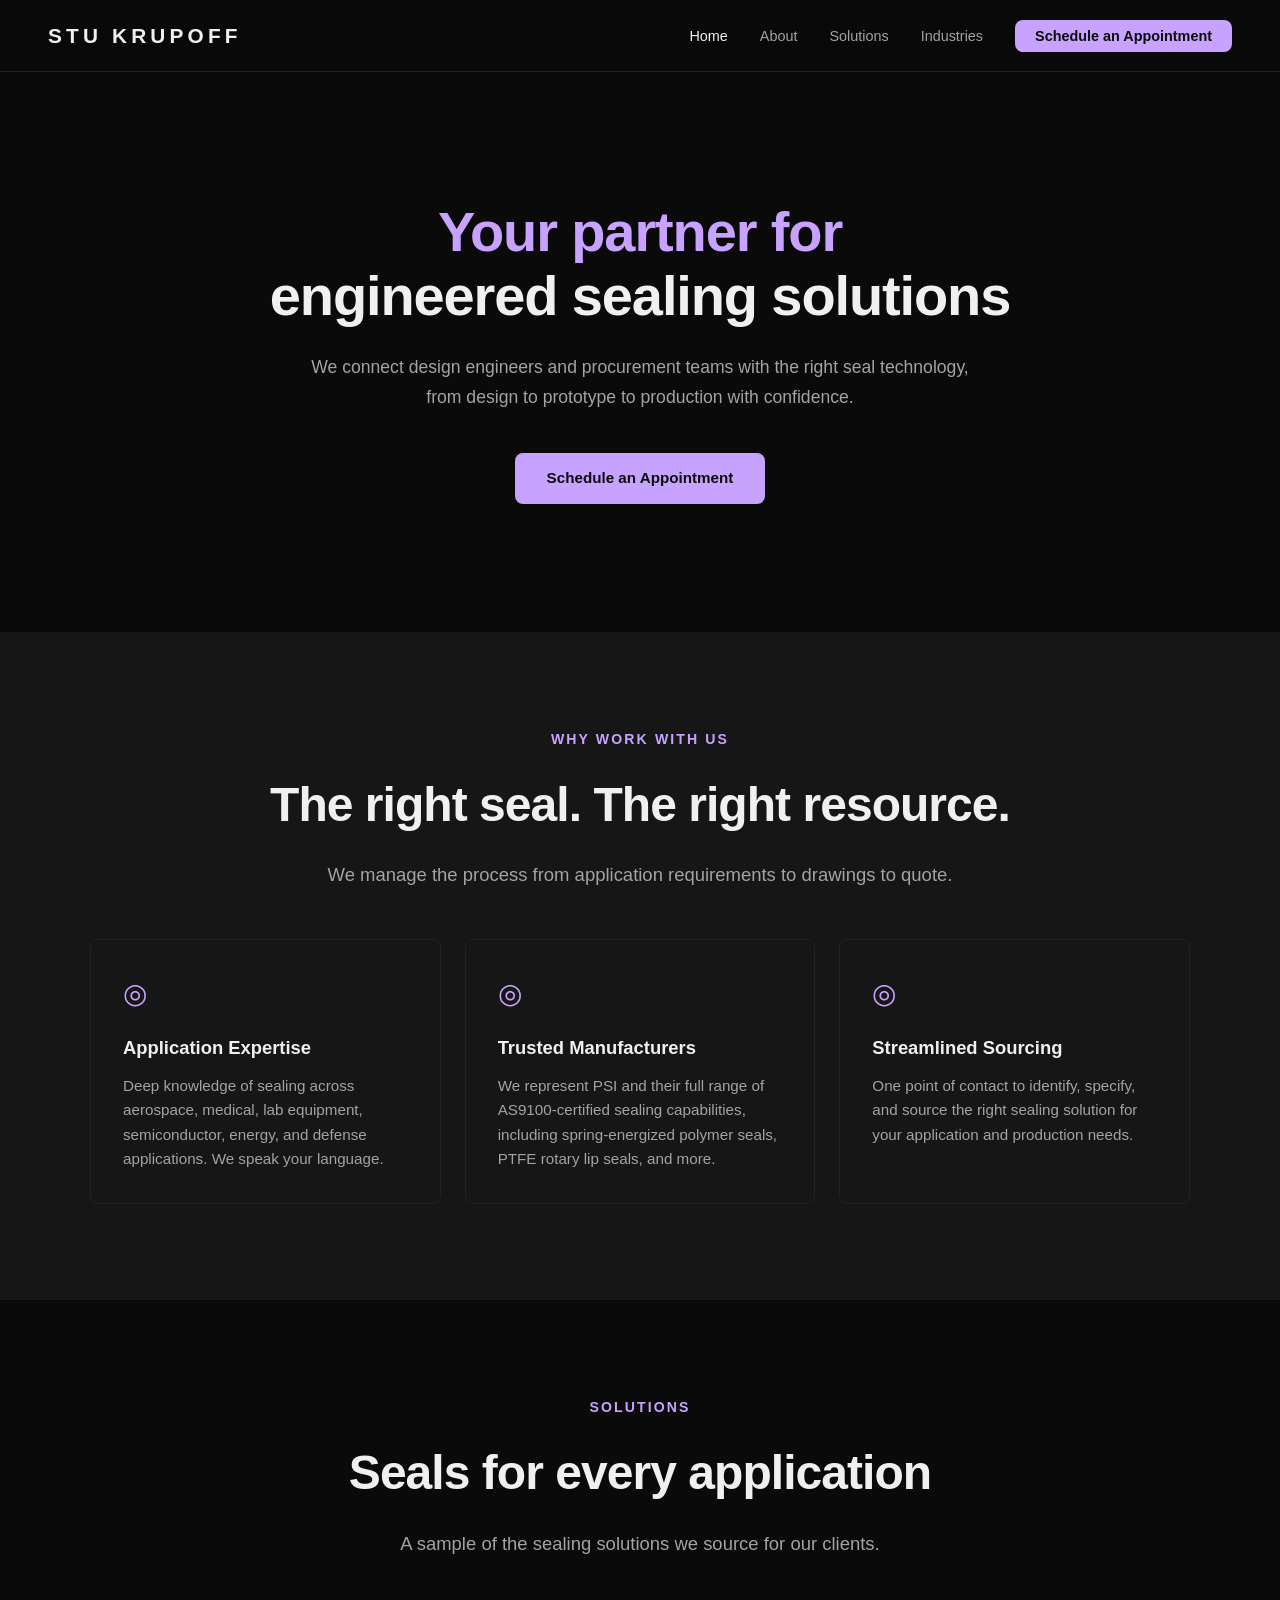
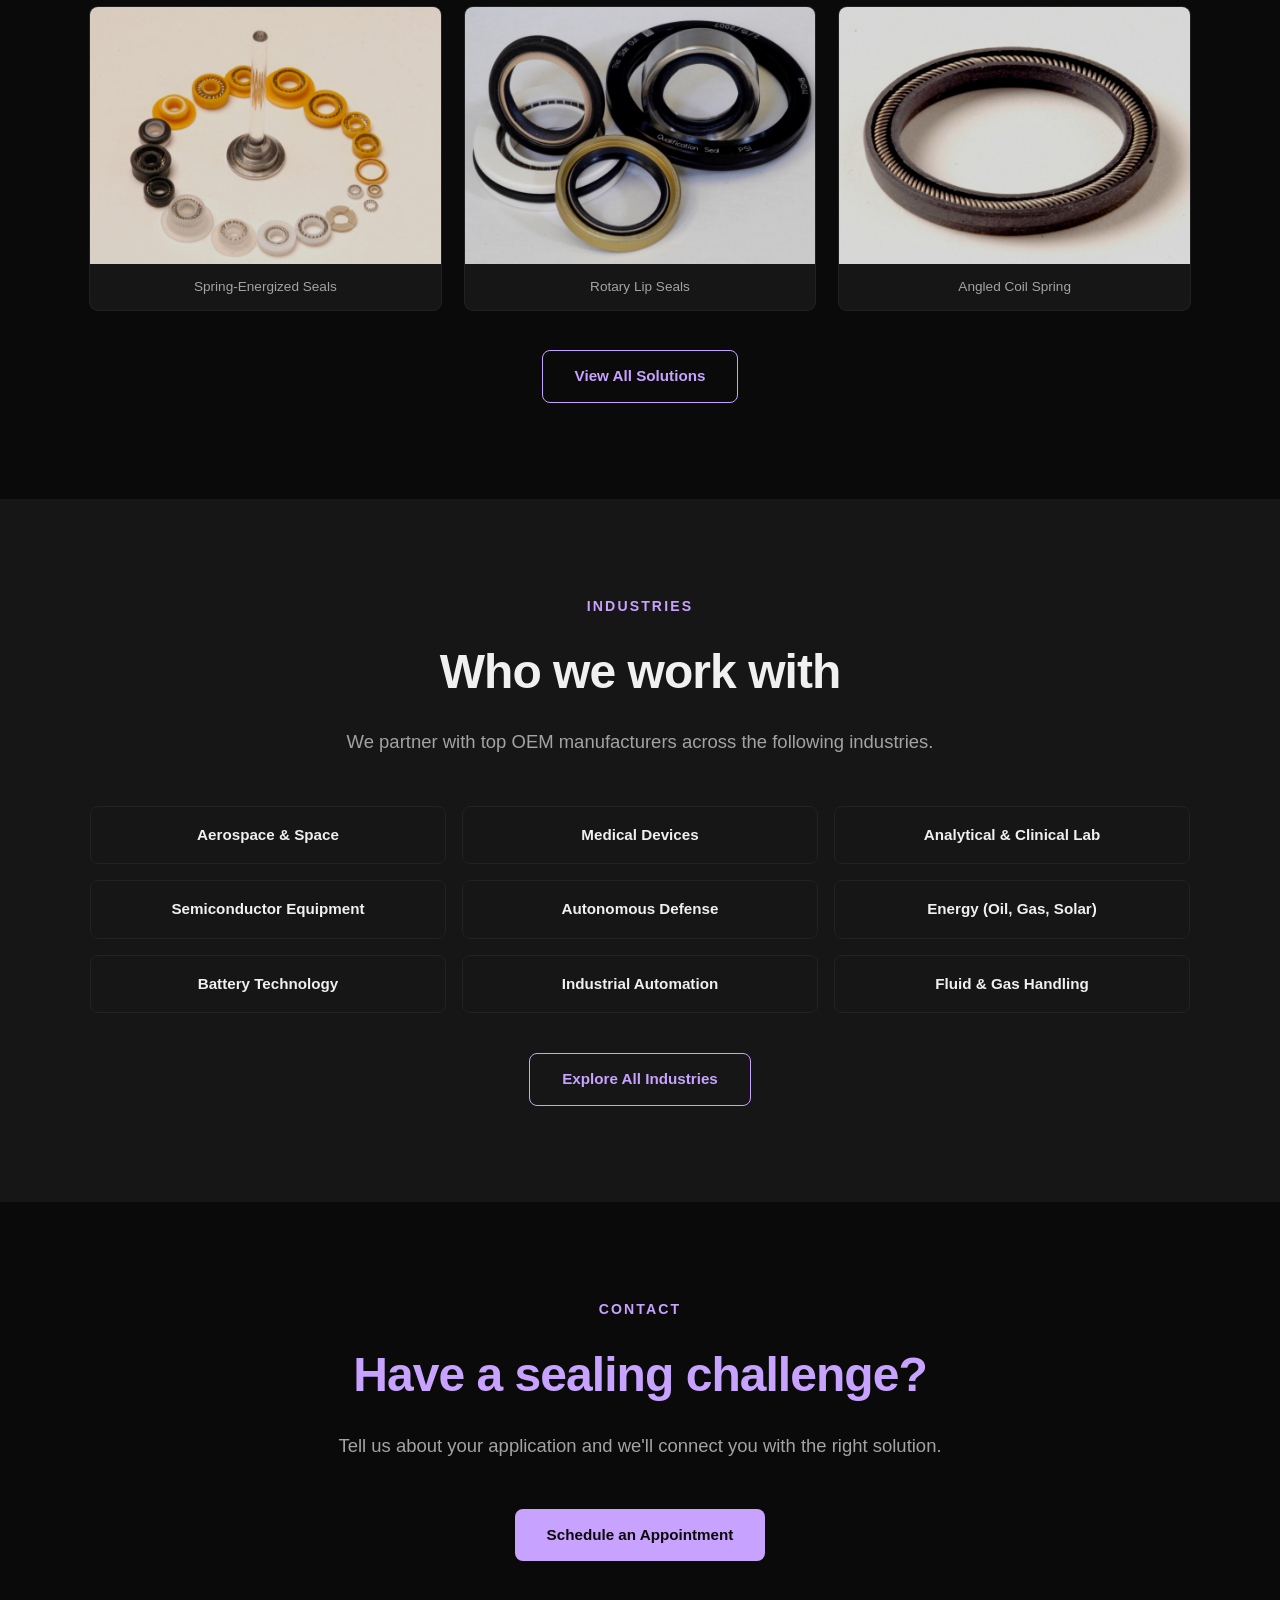
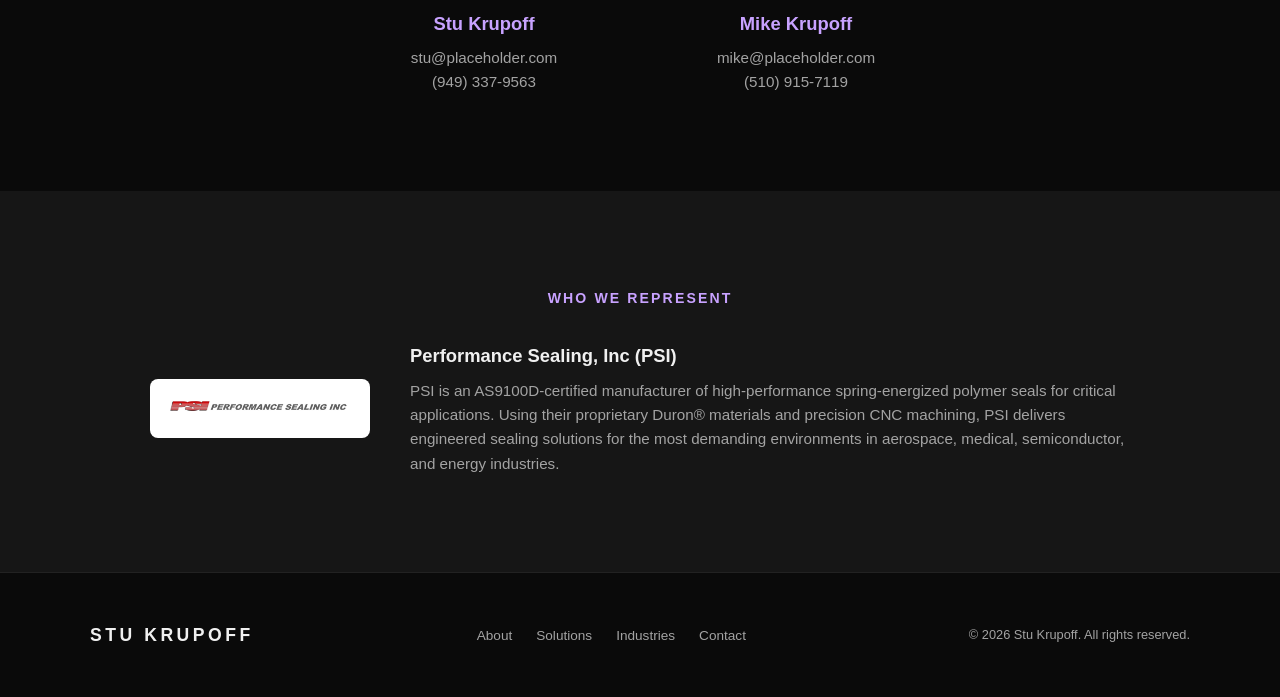
<file: index.html>
<!DOCTYPE html>
<html lang="en">
<head>
  <meta charset="UTF-8">
  <meta name="viewport" content="width=device-width, initial-scale=1.0">
  <title>Stu Krupoff - Engineered Sealing Solutions</title>
  <meta name="description" content="We connect design engineers and procurement teams with high-performance sealing solutions. Representing PSI for aerospace, medical, semiconductor, defense, and energy industries.">
  <link rel="icon" href="favicon.svg" type="image/svg+xml">
  <meta property="og:title" content="Stu Krupoff - Engineered Sealing Solutions">
  <meta property="og:description" content="Your partner for engineered sealing solutions. We connect engineers with the right seal technology for critical applications.">
  <meta property="og:type" content="website">
  <meta property="og:image" content="images/psi-logo.png">
  <meta http-equiv="Content-Security-Policy" content="default-src 'self'; style-src 'self' https://fonts.googleapis.com 'unsafe-inline'; font-src https://fonts.gstatic.com; img-src 'self' data:; form-action https://formspree.io; frame-ancestors 'none'; script-src 'self'">
  <link rel="preconnect" href="https://fonts.googleapis.com">
  <link rel="preconnect" href="https://fonts.gstatic.com" crossorigin>
  <link rel="stylesheet" href="https://fonts.googleapis.com/css2?family=Inter:wght@400;500;600;700;800&display=swap">
  <link rel="stylesheet" href="styles.css">
  <script type="application/ld+json">
  {
    "@context": "https://schema.org",
    "@type": "Organization",
    "name": "Stu Krupoff",
    "description": "Manufacturer's representative connecting engineers with high-performance sealing solutions.",
    "url": "https://placeholder.com",
    "logo": "https://placeholder.com/favicon.svg",
    "contactPoint": [
      {
        "@type": "ContactPoint",
        "telephone": "+1-949-337-9563",
        "contactType": "sales",
        "name": "Stu Krupoff"
      },
      {
        "@type": "ContactPoint",
        "telephone": "+1-510-915-7119",
        "contactType": "sales",
        "name": "Mike Krupoff"
      }
    ],
    "areaServed": "US",
    "knowsAbout": ["sealing solutions", "O-rings", "spring-energized seals", "aerospace seals", "medical device seals", "semiconductor seals"]
  }
  </script>
</head>
<body>
  <a href="#main" class="skip-link">Skip to main content</a>
  <nav role="navigation" aria-label="Main navigation">
    <a href="index.html" class="logo">STU KRUPOFF</a>
    <button class="nav__toggle" aria-label="Toggle menu" aria-expanded="false">
      <span class="nav__toggle-bar"></span>
      <span class="nav__toggle-bar"></span>
      <span class="nav__toggle-bar"></span>
    </button>
    <ul class="nav__menu">
      <li><a href="index.html" class="active" aria-current="page">Home</a></li>
      <li><a href="about.html">About</a></li>
      <li><a href="products.html">Solutions</a></li>
      <li><a href="industries.html">Industries</a></li>
      <li><a href="contact.html">Schedule an Appointment</a></li>
    </ul>
  </nav>

  <main id="main">
    <!-- Hero -->
    <section class="hero">
      <div class="hero__inner">
        <h1><span class="accent">Your partner for</span><br>engineered sealing solutions</h1>
        <p>We connect design engineers and procurement teams with the right seal technology,<br>from design to prototype to production with confidence.</p>
        <a href="contact.html" class="btn btn--primary">Schedule an Appointment</a>
      </div>
    </section>

    <!-- Why Work With Us -->
    <section class="section section--alt">
      <div class="section__inner">
        <span class="section__label">Why Work With Us</span>
        <h2 class="section__title">The right seal. The right resource.</h2>
        <p class="section__subtitle">We manage the process from application requirements to drawings to quote.</p>
        <div class="card-grid">
          <div class="card">
            <div class="card__icon">&#9678;</div>
            <h3>Application Expertise</h3>
            <p>Deep knowledge of sealing across aerospace, medical, lab equipment, semiconductor, energy, and defense applications. We speak your language.</p>
          </div>
          <div class="card">
            <div class="card__icon">&#9678;</div>
            <h3>Trusted Manufacturers</h3>
            <p>We represent PSI and their full range of AS9100-certified sealing capabilities, including spring-energized polymer seals, PTFE rotary lip seals, and more.</p>
          </div>
          <div class="card">
            <div class="card__icon">&#9678;</div>
            <h3>Streamlined Sourcing</h3>
            <p>One point of contact to identify, specify, and source the right sealing solution for your application and production needs.</p>
          </div>
        </div>
      </div>
    </section>

    <!-- Gallery Teaser -->
    <section class="section">
      <div class="section__inner">
        <span class="section__label">Solutions</span>
        <h2 class="section__title">Seals for every application</h2>
        <p class="section__subtitle">A sample of the sealing solutions we source for our clients.</p>
        <div class="gallery">
          <div class="gallery__item">
            <img src="images/seal-collection.png" alt="Spring-energized polymer seals in various sizes and materials" class="gallery__img">
            <span class="gallery__label">Spring-Energized Seals</span>
          </div>
          <div class="gallery__item">
            <img src="images/rotary-seals.png" alt="PSI rotary lip seals and qualification seals" class="gallery__img">
            <span class="gallery__label">Rotary Lip Seals</span>
          </div>
          <div class="gallery__item">
            <img src="images/spring-seal.png" alt="Close-up of an angled coil spring-energized seal" class="gallery__img">
            <span class="gallery__label">Angled Coil Spring</span>
          </div>
        </div>
        <div class="section__cta">
          <a href="products.html" class="btn btn--outline">View All Solutions</a>
        </div>
      </div>
    </section>

    <!-- Industries Preview -->
    <section class="section section--alt">
      <div class="section__inner">
        <span class="section__label">Industries</span>
        <h2 class="section__title">Who we work with</h2>
        <p class="section__subtitle">We partner with top OEM manufacturers across the following industries.</p>
        <div class="card-grid card-grid--auto">
          <div class="card"><h3>Aerospace &amp; Space</h3></div>
          <div class="card"><h3>Medical Devices</h3></div>
          <div class="card"><h3>Analytical &amp; Clinical Lab</h3></div>
          <div class="card"><h3>Semiconductor Equipment</h3></div>
          <div class="card"><h3>Autonomous Defense</h3></div>
          <div class="card"><h3>Energy (Oil, Gas, Solar)</h3></div>
          <div class="card"><h3>Battery Technology</h3></div>
          <div class="card"><h3>Industrial Automation</h3></div>
          <div class="card"><h3>Fluid &amp; Gas Handling</h3></div>
        </div>
        <div class="section__cta">
          <a href="industries.html" class="btn btn--outline">Explore All Industries</a>
        </div>
      </div>
    </section>

    <!-- Contact -->
    <section class="section contact-section">
      <div class="section__inner">
        <span class="section__label">Contact</span>
        <h2 class="section__title">Have a sealing challenge?</h2>
        <p class="section__subtitle">Tell us about your application and we'll connect you with the right solution.</p>
        <a href="contact.html" class="btn btn--primary">Schedule an Appointment</a>
        <div class="contact-info">
          <div class="contact-info__item">
            <h3>Stu Krupoff</h3>
            <p><a href="mailto:stu@placeholder.com" class="email-link"><span class="email" aria-label="stu at placeholder dot com">moc.redlohecalp@uts</span></a></p>
            <p>(949) 337-9563</p>
          </div>
          <div class="contact-info__item">
            <h3>Mike Krupoff</h3>
            <p><a href="mailto:mike@placeholder.com" class="email-link"><span class="email" aria-label="mike at placeholder dot com">moc.redlohecalp@ekim</span></a></p>
            <p>(510) 915-7119</p>
          </div>
        </div>
      </div>
    </section>

    <!-- Partner Spotlight -->
    <section class="section section--alt">
      <div class="section__inner">
        <span class="section__label">Who We Represent</span>
        <div class="partner">
          <div class="partner__logo"><img src="images/psi-logo.png" alt="PSI Performance Sealing Inc"></div>
          <div class="partner__info">
            <h3>Performance Sealing, Inc (PSI)</h3>
            <p>PSI is an AS9100D-certified manufacturer of high-performance spring-energized polymer seals for critical applications. Using their proprietary Duron® materials and precision CNC machining, PSI delivers engineered sealing solutions for the most demanding environments in aerospace, medical, semiconductor, and energy industries.</p>
          </div>
        </div>
      </div>
    </section>
  </main>

  <footer role="contentinfo">
    <div class="footer__inner">
      <span class="footer__logo">STU KRUPOFF</span>
      <ul class="footer__links">
        <li><a href="about.html">About</a></li>
        <li><a href="products.html">Solutions</a></li>
        <li><a href="industries.html">Industries</a></li>
        <li><a href="contact.html">Contact</a></li>
      </ul>
      <span class="footer__copy">&copy; 2026 Stu Krupoff. All rights reserved.</span>
    </div>
  </footer>
  <script src="menu.js"></script>
</body>
</html>
</file>
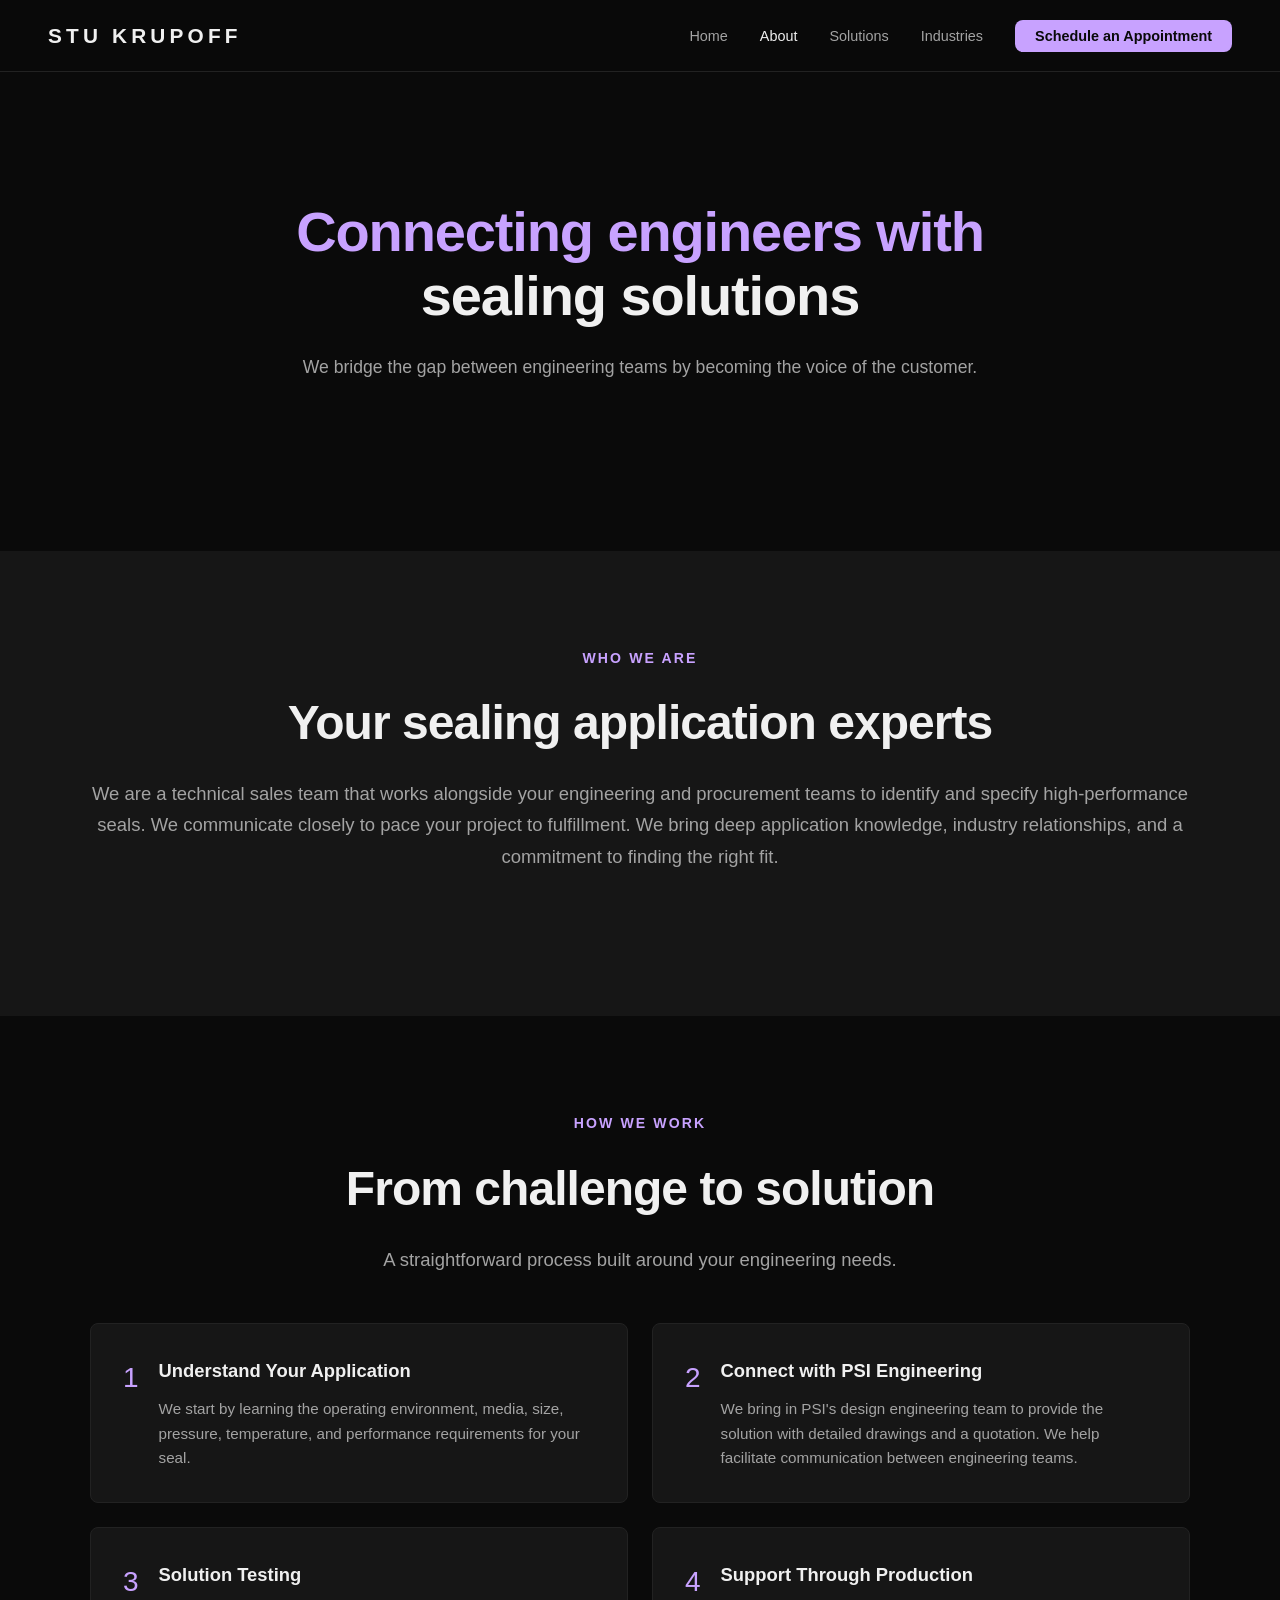
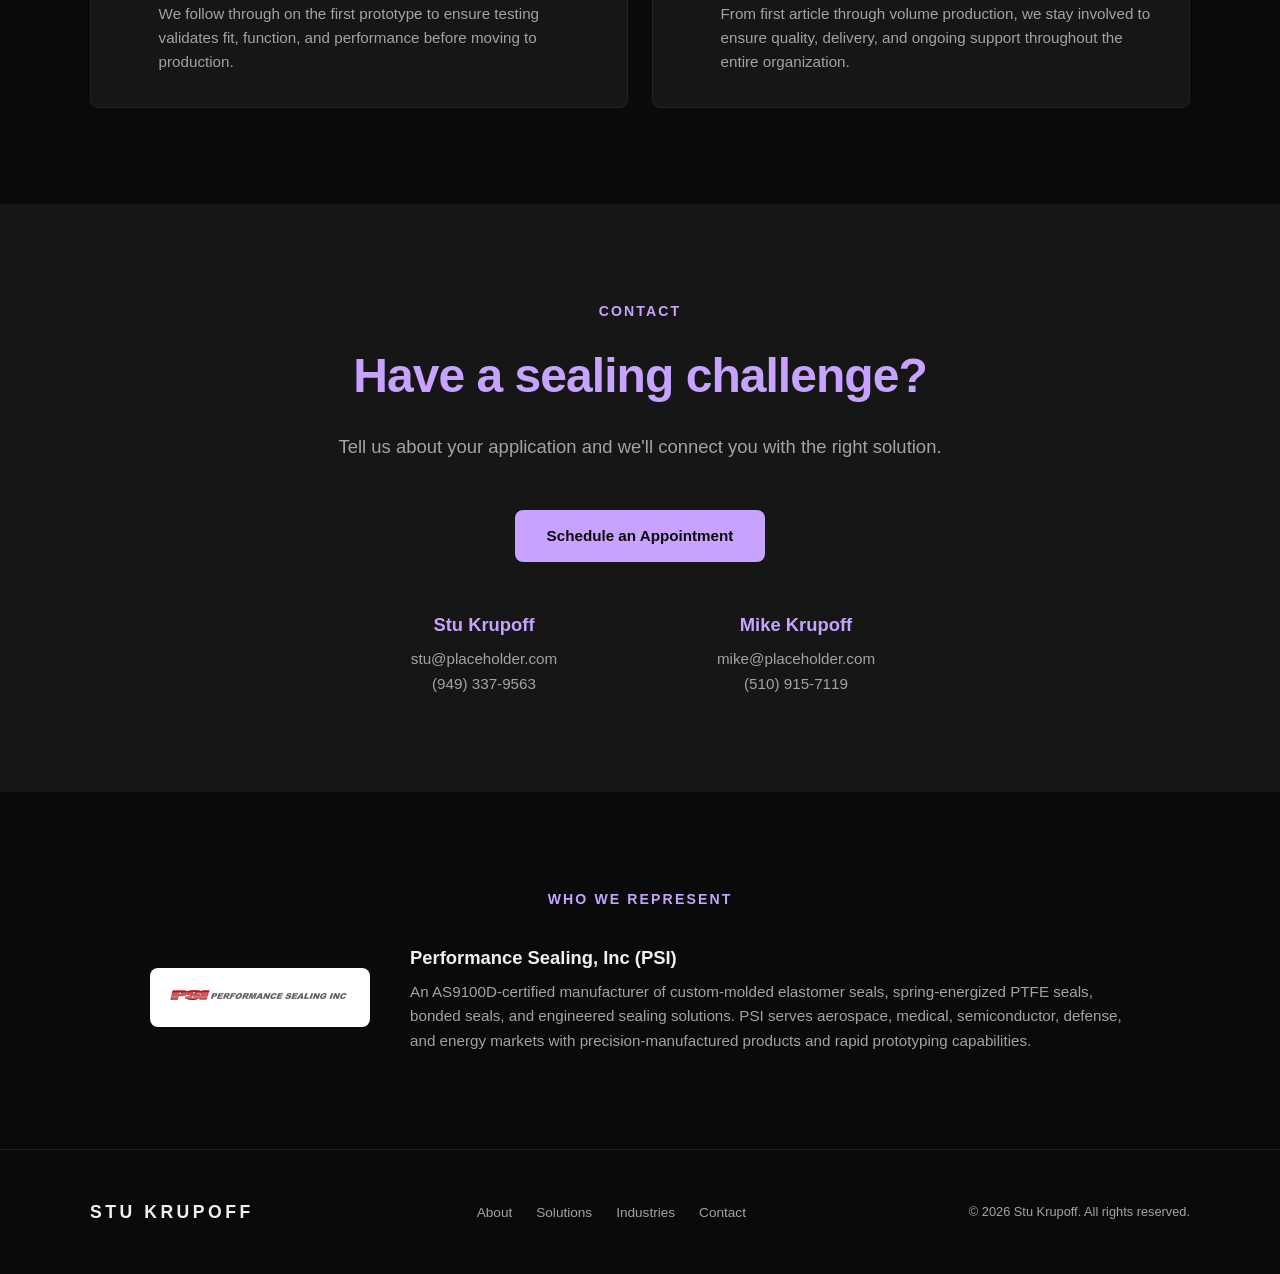
<file: about.html>
<!DOCTYPE html>
<html lang="en">
<head>
  <meta charset="UTF-8">
  <meta name="viewport" content="width=device-width, initial-scale=1.0">
  <title>Stu Krupoff - About</title>
  <meta name="description" content="We are a technical sales team connecting engineers with sealing solutions. Deep application knowledge across aerospace, medical, semiconductor, defense, and energy.">
  <link rel="icon" href="favicon.svg" type="image/svg+xml">
  <meta property="og:title" content="About Stu Krupoff - Sealing Application Experts">
  <meta property="og:description" content="We bridge the gap between engineers who need sealing solutions and the manufacturers who build them.">
  <meta property="og:type" content="website">
  <meta http-equiv="Content-Security-Policy" content="default-src 'self'; style-src 'self' https://fonts.googleapis.com 'unsafe-inline'; font-src https://fonts.gstatic.com; img-src 'self' data:; form-action https://formspree.io; frame-ancestors 'none'; script-src 'self'">
  <link rel="preconnect" href="https://fonts.googleapis.com">
  <link rel="preconnect" href="https://fonts.gstatic.com" crossorigin>
  <link rel="stylesheet" href="https://fonts.googleapis.com/css2?family=Inter:wght@400;500;600;700;800&display=swap">
  <link rel="stylesheet" href="styles.css">
</head>
<body>
  <a href="#main" class="skip-link">Skip to main content</a>
  <nav role="navigation" aria-label="Main navigation">
    <a href="index.html" class="logo">STU KRUPOFF</a>
    <button class="nav__toggle" aria-label="Toggle menu" aria-expanded="false">
      <span class="nav__toggle-bar"></span>
      <span class="nav__toggle-bar"></span>
      <span class="nav__toggle-bar"></span>
    </button>
    <ul class="nav__menu">
      <li><a href="index.html">Home</a></li>
      <li><a href="about.html" class="active" aria-current="page">About</a></li>
      <li><a href="products.html">Solutions</a></li>
      <li><a href="industries.html">Industries</a></li>
      <li><a href="contact.html">Schedule an Appointment</a></li>
    </ul>
  </nav>

  <main id="main">
    <!-- Hero -->
    <section class="hero">
      <div class="hero__inner">
        <h1><span class="accent">Connecting engineers with</span><br>sealing solutions</h1>
        <p>We bridge the gap between engineering teams by becoming the voice of the customer.</p>
      </div>
    </section>

    <!-- Who We Are -->
    <section class="section section--alt">
      <div class="section__inner">
        <span class="section__label">Who We Are</span>
        <h2 class="section__title">Your sealing application experts</h2>
        <p class="section__subtitle">We are a technical sales team that works alongside your engineering and procurement teams to identify and specify high-performance seals. We communicate closely to pace your project to fulfillment. We bring deep application knowledge, industry relationships, and a commitment to finding the right fit.</p>
      </div>
    </section>

    <!-- How We Work -->
    <section class="section">
      <div class="section__inner">
        <span class="section__label">How We Work</span>
        <h2 class="section__title">From challenge to solution</h2>
        <p class="section__subtitle">A straightforward process built around your engineering needs.</p>
        <div class="values-grid">
          <div class="card">
            <div class="card__icon">1</div>
            <div>
              <h3>Understand Your Application</h3>
              <p>We start by learning the operating environment, media, size, pressure, temperature, and performance requirements for your seal.</p>
            </div>
          </div>
          <div class="card">
            <div class="card__icon">2</div>
            <div>
              <h3>Connect with PSI Engineering</h3>
              <p>We bring in PSI's design engineering team to provide the solution with detailed drawings and a quotation. We help facilitate communication between engineering teams.</p>
            </div>
          </div>
          <div class="card">
            <div class="card__icon">3</div>
            <div>
              <h3>Solution Testing</h3>
              <p>We follow through on the first prototype to ensure testing validates fit, function, and performance before moving to production.</p>
            </div>
          </div>
          <div class="card">
            <div class="card__icon">4</div>
            <div>
              <h3>Support Through Production</h3>
              <p>From first article through volume production, we stay involved to ensure quality, delivery, and ongoing support throughout the entire organization.</p>
            </div>
          </div>
        </div>
      </div>
    </section>

    <!-- Contact -->
    <section class="section section--alt contact-section">
      <div class="section__inner">
        <span class="section__label">Contact</span>
        <h2 class="section__title">Have a sealing challenge?</h2>
        <p class="section__subtitle">Tell us about your application and we'll connect you with the right solution.</p>
        <a href="contact.html" class="btn btn--primary">Schedule an Appointment</a>
        <div class="contact-info">
          <div class="contact-info__item">
            <h3>Stu Krupoff</h3>
            <p><a href="mailto:stu@placeholder.com" class="email-link"><span class="email" aria-label="stu at placeholder dot com">moc.redlohecalp@uts</span></a></p>
            <p>(949) 337-9563</p>
          </div>
          <div class="contact-info__item">
            <h3>Mike Krupoff</h3>
            <p><a href="mailto:mike@placeholder.com" class="email-link"><span class="email" aria-label="mike at placeholder dot com">moc.redlohecalp@ekim</span></a></p>
            <p>(510) 915-7119</p>
          </div>
        </div>
      </div>
    </section>

    <!-- Who We Represent -->
    <section class="section">
      <div class="section__inner">
        <span class="section__label">Who We Represent</span>
        <div class="partner">
          <div class="partner__logo"><img src="images/psi-logo.png" alt="PSI Performance Sealing Inc"></div>
          <div class="partner__info">
            <h3>Performance Sealing, Inc (PSI)</h3>
            <p>An AS9100D-certified manufacturer of custom-molded elastomer seals, spring-energized PTFE seals, bonded seals, and engineered sealing solutions. PSI serves aerospace, medical, semiconductor, defense, and energy markets with precision-manufactured products and rapid prototyping capabilities.</p>
          </div>
        </div>
      </div>
    </section>
  </main>

  <footer role="contentinfo">
    <div class="footer__inner">
      <span class="footer__logo">STU KRUPOFF</span>
      <ul class="footer__links">
        <li><a href="about.html">About</a></li>
        <li><a href="products.html">Solutions</a></li>
        <li><a href="industries.html">Industries</a></li>
        <li><a href="contact.html">Contact</a></li>
      </ul>
      <span class="footer__copy">&copy; 2026 Stu Krupoff. All rights reserved.</span>
    </div>
  </footer>
  <script src="menu.js"></script>
</body>
</html>
</file>
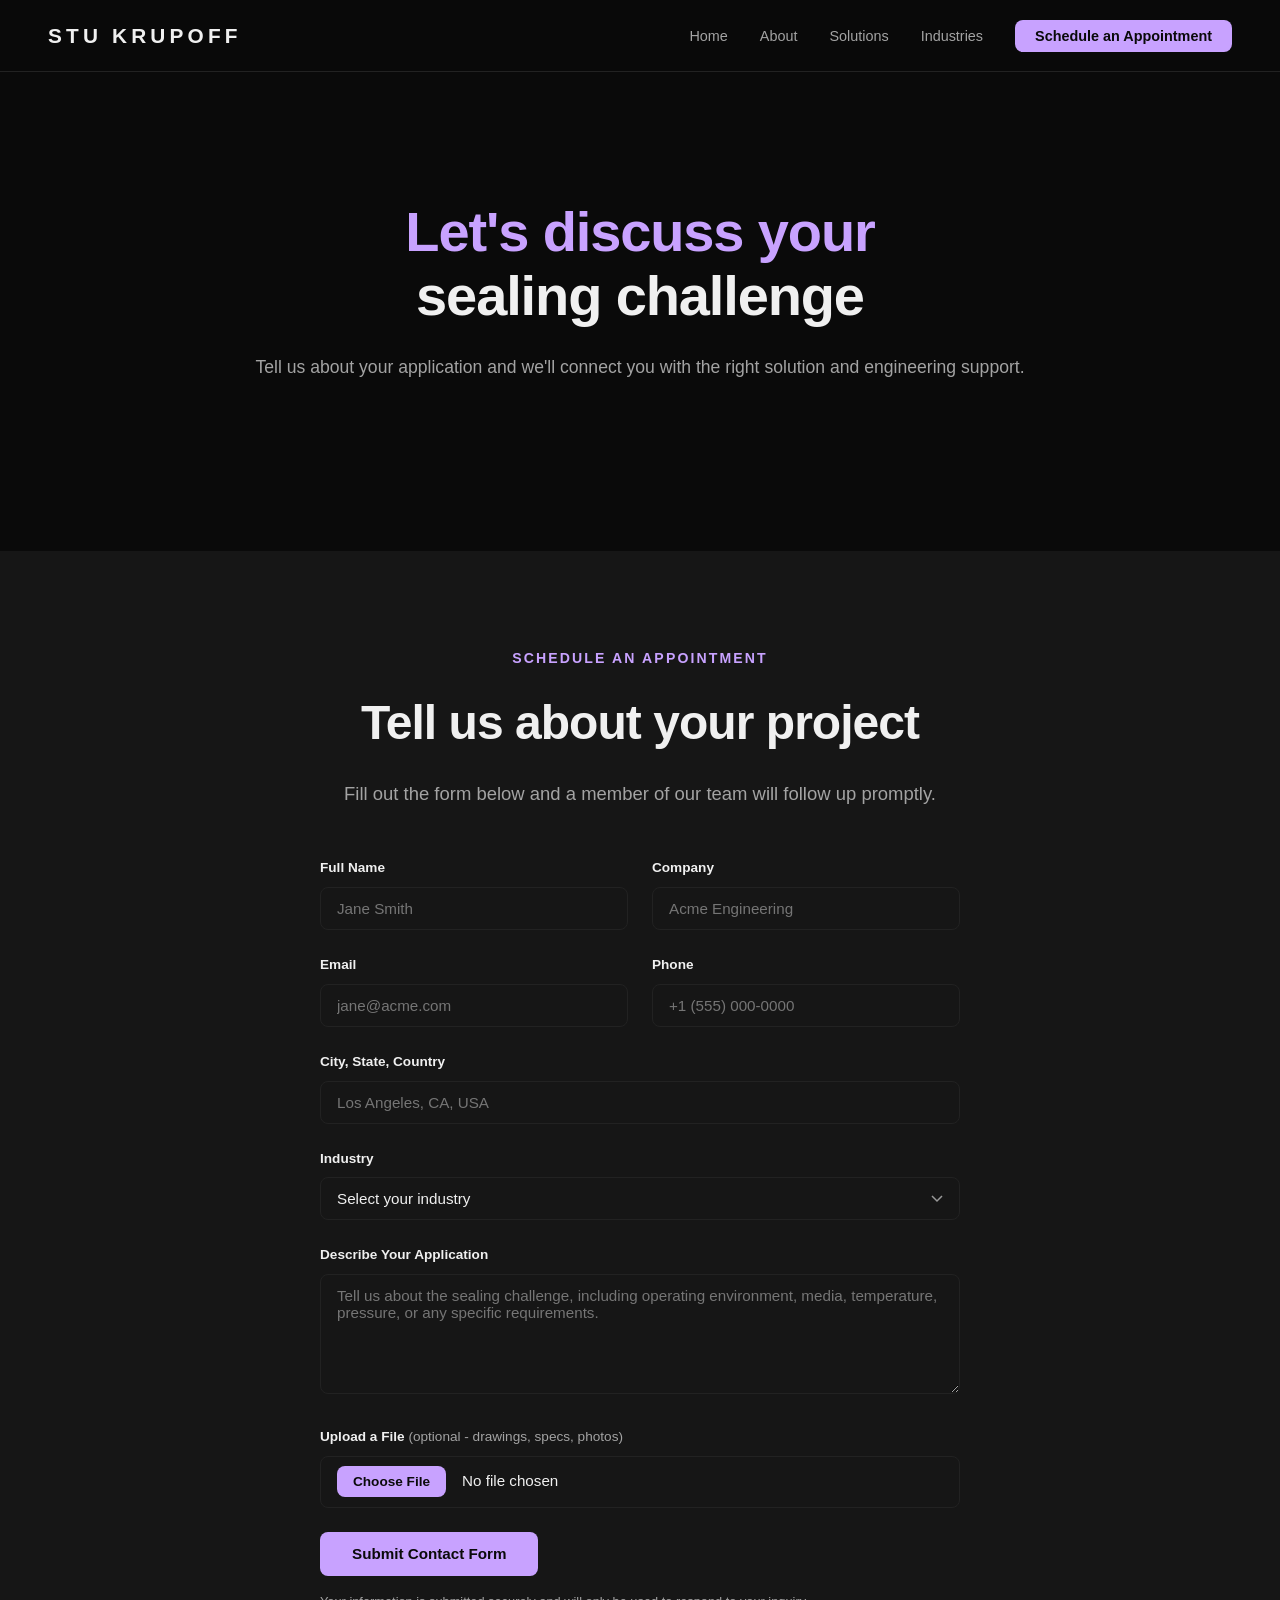
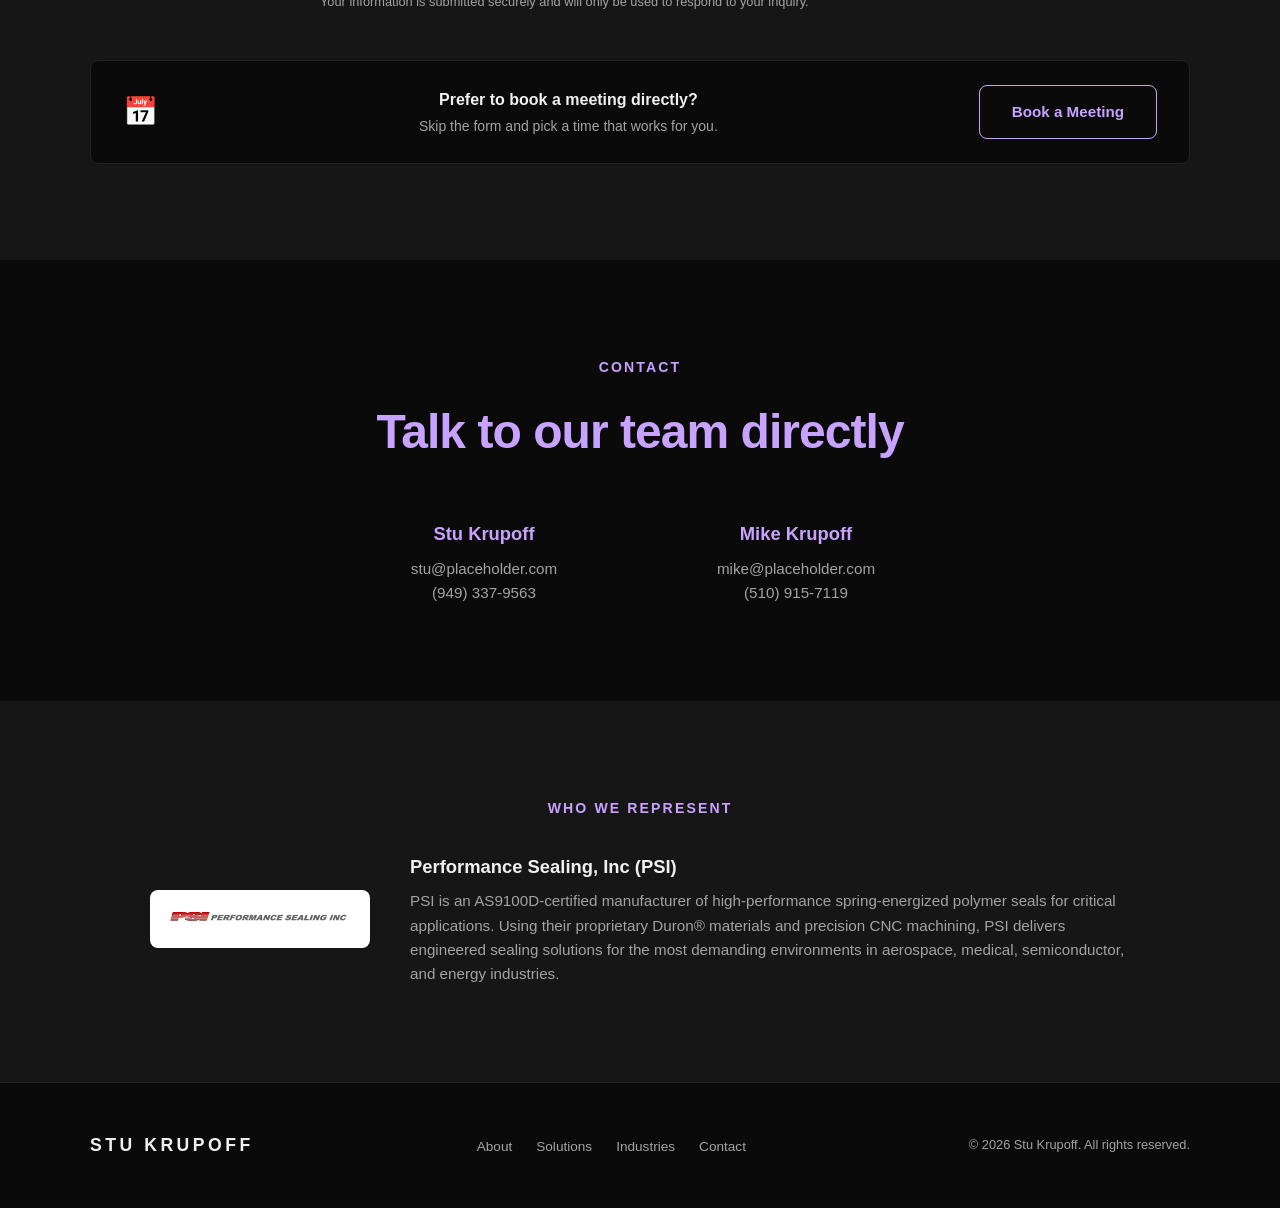
<file: contact.html>
<!DOCTYPE html>
<html lang="en">
<head>
  <meta charset="UTF-8">
  <meta name="viewport" content="width=device-width, initial-scale=1.0">
  <title>Stu Krupoff - Schedule an Appointment</title>
  <meta name="description" content="Schedule an appointment with our team to discuss your sealing challenge. Tell us about your application and we'll connect you with the right solution.">
  <link rel="icon" href="favicon.svg" type="image/svg+xml">
  <meta property="og:title" content="Stu Krupoff - Schedule an Appointment">
  <meta property="og:description" content="Let's discuss your sealing challenge. Tell us about your application and we'll connect you with the right solution.">
  <meta property="og:type" content="website">
  <meta http-equiv="Content-Security-Policy" content="default-src 'self'; style-src 'self' https://fonts.googleapis.com 'unsafe-inline'; font-src https://fonts.gstatic.com; img-src 'self' data:; form-action https://formspree.io; frame-ancestors 'none'; script-src 'self'">
  <link rel="preconnect" href="https://fonts.googleapis.com">
  <link rel="preconnect" href="https://fonts.gstatic.com" crossorigin>
  <link rel="stylesheet" href="https://fonts.googleapis.com/css2?family=Inter:wght@400;500;600;700;800&display=swap">
  <link rel="stylesheet" href="styles.css">
</head>
<body>
  <a href="#main" class="skip-link">Skip to main content</a>
  <nav role="navigation" aria-label="Main navigation">
    <a href="index.html" class="logo">STU KRUPOFF</a>
    <button class="nav__toggle" aria-label="Toggle menu" aria-expanded="false">
      <span class="nav__toggle-bar"></span>
      <span class="nav__toggle-bar"></span>
      <span class="nav__toggle-bar"></span>
    </button>
    <ul class="nav__menu">
      <li><a href="index.html">Home</a></li>
      <li><a href="about.html">About</a></li>
      <li><a href="products.html">Solutions</a></li>
      <li><a href="industries.html">Industries</a></li>
      <li><a href="contact.html" class="active" aria-current="page">Schedule an Appointment</a></li>
    </ul>
  </nav>

  <main id="main">
    <!-- Hero -->
    <section class="hero">
      <div class="hero__inner">
        <h1><span class="accent">Let's discuss your</span><br>sealing challenge</h1>
        <p>Tell us about your application and we'll connect you with the right solution and engineering support.</p>
      </div>
    </section>

    <!-- Appointment Form -->
    <section class="section section--alt">
      <div class="section__inner">
        <span class="section__label">Schedule an Appointment</span>
        <h2 class="section__title">Tell us about your project</h2>
        <p class="section__subtitle">Fill out the form below and a member of our team will follow up promptly.</p>
        <form class="form" action="https://formspree.io/f/mlgpbvdo" method="POST" enctype="multipart/form-data">
          <div class="form__row">
            <div class="form__group">
              <label class="form__label" for="name">Full Name</label>
              <input class="form__input" type="text" id="name" name="name" placeholder="Jane Smith" required aria-required="true" minlength="2" maxlength="100" autocomplete="name">
            </div>
            <div class="form__group">
              <label class="form__label" for="company">Company</label>
              <input class="form__input" type="text" id="company" name="company" placeholder="Acme Engineering" required aria-required="true" minlength="2" maxlength="100" autocomplete="organization">
            </div>
          </div>
          <div class="form__row">
            <div class="form__group">
              <label class="form__label" for="email">Email</label>
              <input class="form__input" type="email" id="email" name="email" placeholder="jane@acme.com" required aria-required="true" maxlength="254" autocomplete="email">
            </div>
            <div class="form__group">
              <label class="form__label" for="phone">Phone</label>
              <input class="form__input" type="tel" id="phone" name="phone" placeholder="+1 (555) 000-0000" maxlength="20" autocomplete="tel">
            </div>
          </div>
          <div class="form__group">
            <label class="form__label" for="location">City, State, Country</label>
            <input class="form__input" type="text" id="location" name="location" placeholder="Los Angeles, CA, USA" maxlength="150" autocomplete="address-level2">
          </div>
          <div class="form__group">
            <label class="form__label" for="industry">Industry</label>
            <select class="form__select" id="industry" name="industry" required aria-required="true">
              <option value="" disabled selected>Select your industry</option>
              <option value="aerospace">Aerospace &amp; Space</option>
              <option value="medical">Medical Devices</option>
              <option value="lab-instruments">Analytical &amp; Clinical Lab Instruments</option>
              <option value="semiconductor">Semiconductor Processing Equipment</option>
              <option value="defense">Autonomous Defense Equipment</option>
              <option value="energy">Energy (Oil, Gas, Solar)</option>
              <option value="battery">Battery Technology</option>
              <option value="other">Other</option>
            </select>
          </div>
          <div class="form__group">
            <label class="form__label" for="description">Describe Your Application</label>
            <textarea class="form__textarea" id="description" name="description" placeholder="Tell us about the sealing challenge, including operating environment, media, temperature, pressure, or any specific requirements." required aria-required="true" minlength="10" maxlength="2000"></textarea>
          </div>
          <div class="form__group">
            <label class="form__label" for="attachment">Upload a File <span style="font-weight:400; color: var(--text-muted);">(optional - drawings, specs, photos)</span></label>
            <input class="form__input form__file" type="file" id="attachment" name="attachment" accept=".pdf,.doc,.docx,.xls,.xlsx,.png,.jpg,.jpeg,.gif,.step,.stp,.dxf,.dwg">
          </div>
          <button type="submit" class="btn btn--primary">Submit Contact Form</button>
          <p class="form__privacy-note">Your information is submitted securely and will only be used to respond to your inquiry.</p>
        </form>

        <div class="scheduler-callout">
          <div class="scheduler-callout__icon">📅</div>
          <div class="scheduler-callout__text">
            <p class="scheduler-callout__heading">Prefer to book a meeting directly?</p>
            <p class="scheduler-callout__sub">Skip the form and pick a time that works for you.</p>
          </div>
          <a href="#calendly-placeholder" class="btn btn--outline" target="_blank" rel="noopener noreferrer">Book a Meeting</a>
        </div>
      </div>
    </section>

    <!-- Contact -->
    <section class="section contact-section">
      <div class="section__inner">
        <span class="section__label">Contact</span>
        <h2 class="section__title">Talk to our team directly</h2>
        <div class="contact-info">
          <div class="contact-info__item">
            <h3>Stu Krupoff</h3>
            <p><a href="mailto:stu@placeholder.com" class="email-link"><span class="email" aria-label="stu at placeholder dot com">moc.redlohecalp@uts</span></a></p>
            <p>(949) 337-9563</p>
          </div>
          <div class="contact-info__item">
            <h3>Mike Krupoff</h3>
            <p><a href="mailto:mike@placeholder.com" class="email-link"><span class="email" aria-label="mike at placeholder dot com">moc.redlohecalp@ekim</span></a></p>
            <p>(510) 915-7119</p>
          </div>
        </div>
      </div>
    </section>

    <!-- Who We Represent -->
    <section class="section section--alt">
      <div class="section__inner">
        <span class="section__label">Who We Represent</span>
        <div class="partner">
          <div class="partner__logo"><img src="images/psi-logo.png" alt="PSI Performance Sealing Inc"></div>
          <div class="partner__info">
            <h3>Performance Sealing, Inc (PSI)</h3>
            <p>PSI is an AS9100D-certified manufacturer of high-performance spring-energized polymer seals for critical applications. Using their proprietary Duron® materials and precision CNC machining, PSI delivers engineered sealing solutions for the most demanding environments in aerospace, medical, semiconductor, and energy industries.</p>
          </div>
        </div>
      </div>
    </section>
  </main>

  <footer role="contentinfo">
    <div class="footer__inner">
      <span class="footer__logo">STU KRUPOFF</span>
      <ul class="footer__links">
        <li><a href="about.html">About</a></li>
        <li><a href="products.html">Solutions</a></li>
        <li><a href="industries.html">Industries</a></li>
        <li><a href="contact.html">Contact</a></li>
      </ul>
      <span class="footer__copy">&copy; 2026 Stu Krupoff. All rights reserved.</span>
    </div>
  </footer>
  <script src="menu.js"></script>
</body>
</html>
</file>
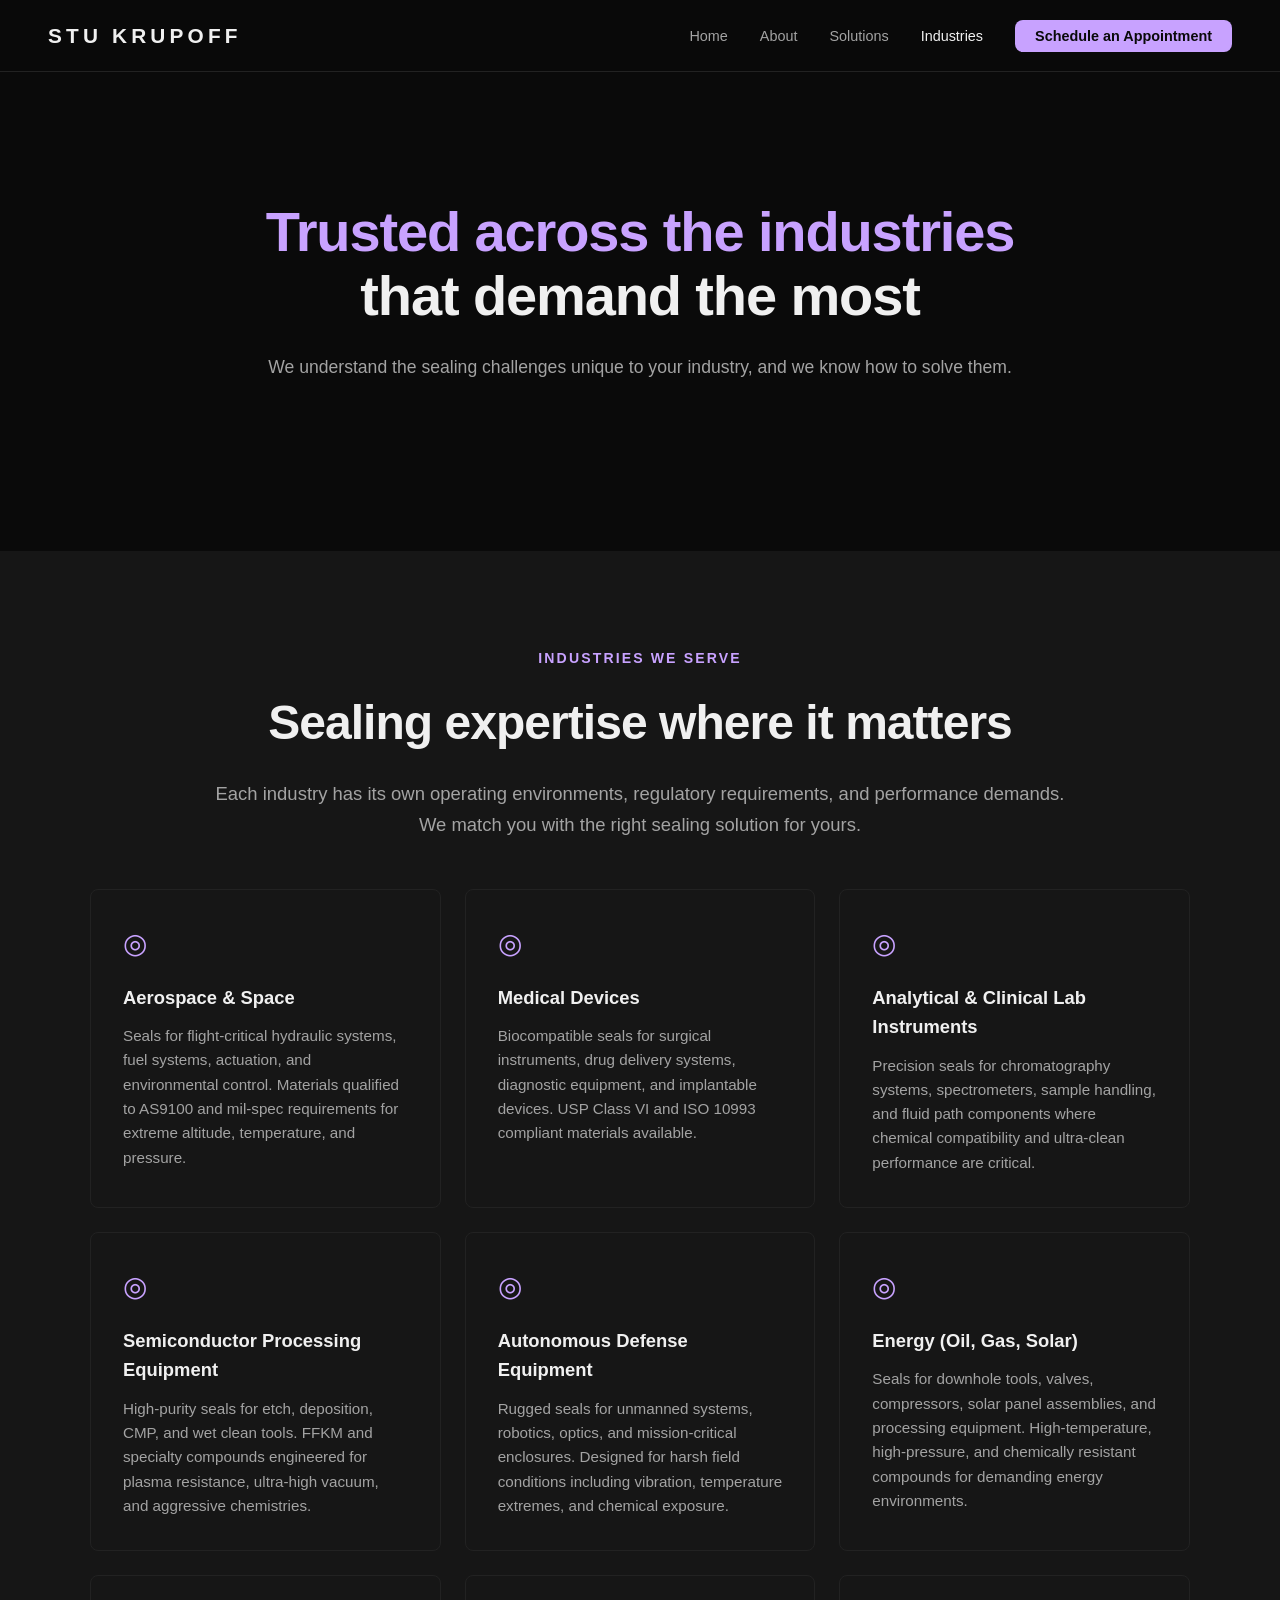
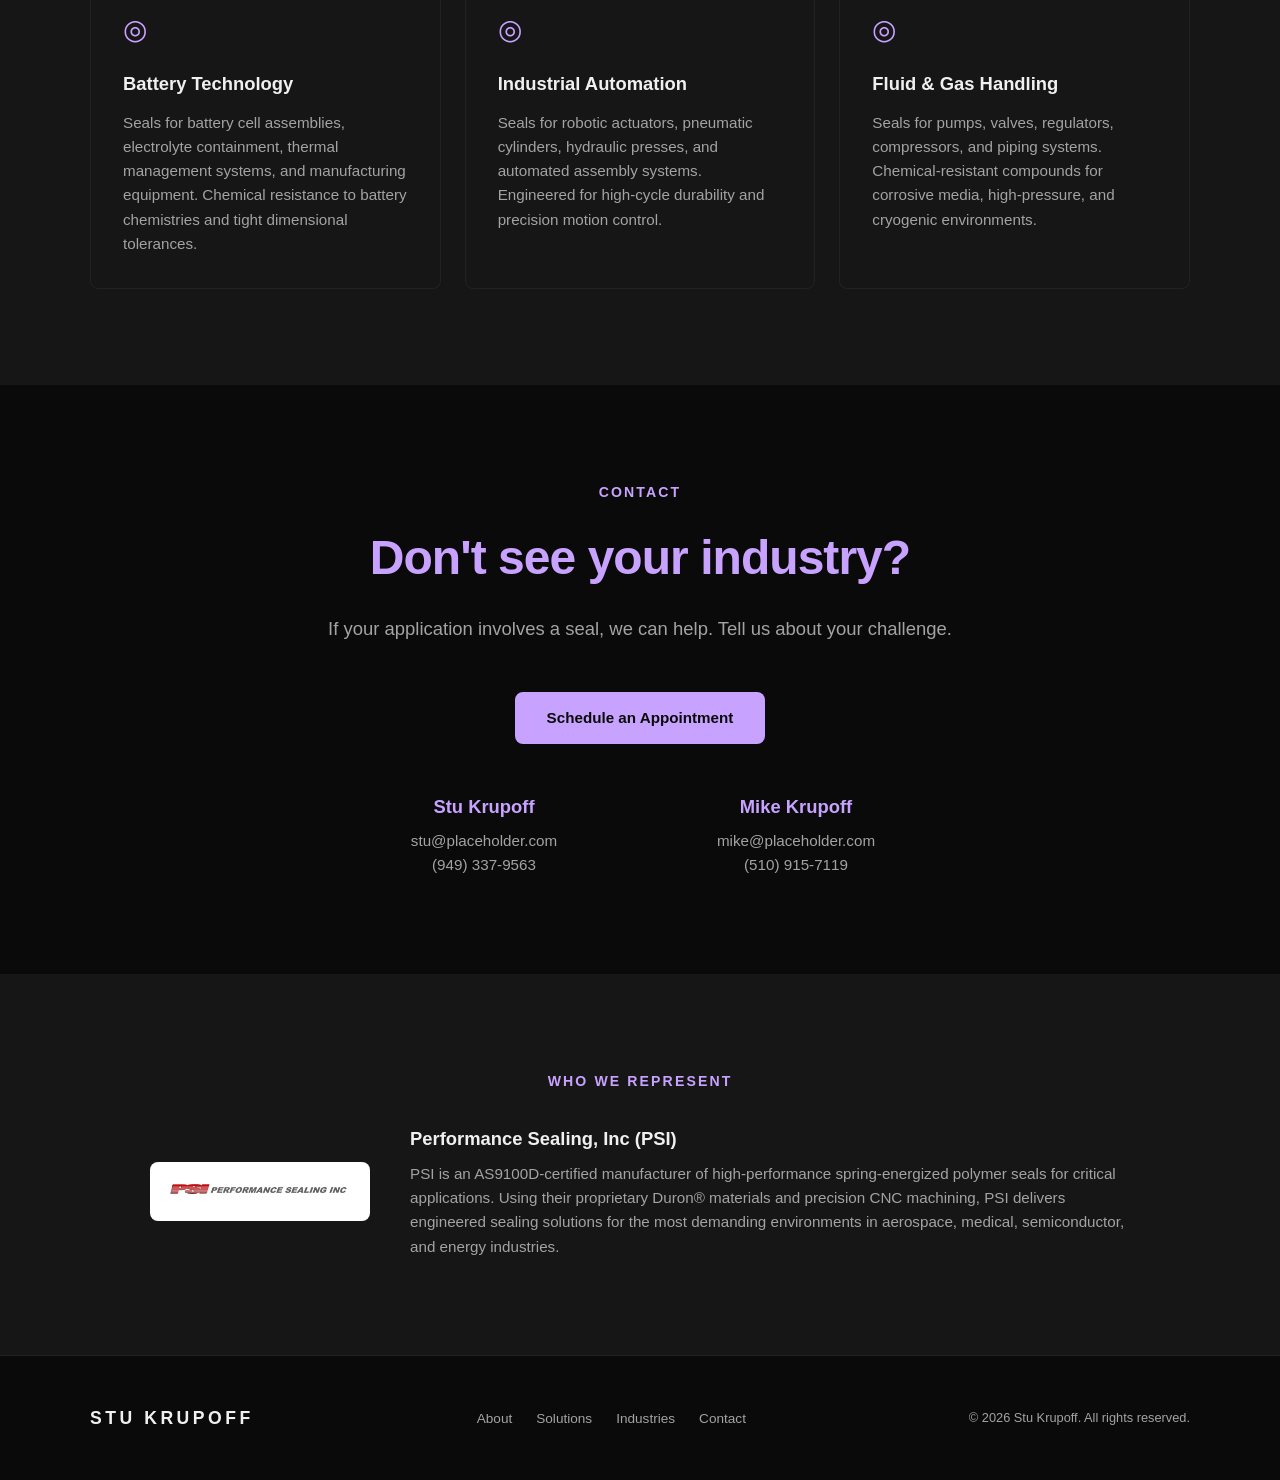
<file: industries.html>
<!DOCTYPE html>
<html lang="en">
<head>
  <meta charset="UTF-8">
  <meta name="viewport" content="width=device-width, initial-scale=1.0">
  <title>Stu Krupoff - Industries</title>
  <meta name="description" content="We serve aerospace, medical, semiconductor, defense, energy, battery, industrial automation, and fluid handling industries with engineered sealing solutions.">
  <link rel="icon" href="favicon.svg" type="image/svg+xml">
  <meta property="og:title" content="Stu Krupoff - Industries We Serve">
  <meta property="og:description" content="Trusted across the industries that demand the most. Sealing expertise for aerospace, medical, semiconductor, and more.">
  <meta property="og:type" content="website">
  <meta http-equiv="Content-Security-Policy" content="default-src 'self'; style-src 'self' https://fonts.googleapis.com 'unsafe-inline'; font-src https://fonts.gstatic.com; img-src 'self' data:; form-action https://formspree.io; frame-ancestors 'none'; script-src 'self'">
  <link rel="preconnect" href="https://fonts.googleapis.com">
  <link rel="preconnect" href="https://fonts.gstatic.com" crossorigin>
  <link rel="stylesheet" href="https://fonts.googleapis.com/css2?family=Inter:wght@400;500;600;700;800&display=swap">
  <link rel="stylesheet" href="styles.css">
</head>
<body>
  <a href="#main" class="skip-link">Skip to main content</a>
  <nav role="navigation" aria-label="Main navigation">
    <a href="index.html" class="logo">STU KRUPOFF</a>
    <button class="nav__toggle" aria-label="Toggle menu" aria-expanded="false">
      <span class="nav__toggle-bar"></span>
      <span class="nav__toggle-bar"></span>
      <span class="nav__toggle-bar"></span>
    </button>
    <ul class="nav__menu">
      <li><a href="index.html">Home</a></li>
      <li><a href="about.html">About</a></li>
      <li><a href="products.html">Solutions</a></li>
      <li><a href="industries.html" class="active" aria-current="page">Industries</a></li>
      <li><a href="contact.html">Schedule an Appointment</a></li>
    </ul>
  </nav>

  <main id="main">
    <!-- Hero -->
    <section class="hero">
      <div class="hero__inner">
        <h1><span class="accent">Trusted across the industries</span><br>that demand the most</h1>
        <p>We understand the sealing challenges unique to your industry, and we know how to solve them.</p>
      </div>
    </section>

    <!-- Industries -->
    <section class="section section--alt">
      <div class="section__inner">
        <span class="section__label">Industries We Serve</span>
        <h2 class="section__title">Sealing expertise where it matters</h2>
        <p class="section__subtitle">Each industry has its own operating environments, regulatory requirements, and performance demands.<br>We match you with the right sealing solution for yours.</p>
        <div class="card-grid">
          <div class="card">
            <div class="card__icon">◎</div>
            <h3>Aerospace &amp; Space</h3>
            <p>Seals for flight-critical hydraulic systems, fuel systems, actuation, and environmental control. Materials qualified to AS9100 and mil-spec requirements for extreme altitude, temperature, and pressure.</p>
          </div>
          <div class="card">
            <div class="card__icon">◎</div>
            <h3>Medical Devices</h3>
            <p>Biocompatible seals for surgical instruments, drug delivery systems, diagnostic equipment, and implantable devices. USP Class VI and ISO 10993 compliant materials available.</p>
          </div>
          <div class="card">
            <div class="card__icon">◎</div>
            <h3>Analytical &amp; Clinical Lab Instruments</h3>
            <p>Precision seals for chromatography systems, spectrometers, sample handling, and fluid path components where chemical compatibility and ultra-clean performance are critical.</p>
          </div>
          <div class="card">
            <div class="card__icon">◎</div>
            <h3>Semiconductor Processing Equipment</h3>
            <p>High-purity seals for etch, deposition, CMP, and wet clean tools. FFKM and specialty compounds engineered for plasma resistance, ultra-high vacuum, and aggressive chemistries.</p>
          </div>
          <div class="card">
            <div class="card__icon">◎</div>
            <h3>Autonomous Defense Equipment</h3>
            <p>Rugged seals for unmanned systems, robotics, optics, and mission-critical enclosures. Designed for harsh field conditions including vibration, temperature extremes, and chemical exposure.</p>
          </div>
          <div class="card">
            <div class="card__icon">◎</div>
            <h3>Energy (Oil, Gas, Solar)</h3>
            <p>Seals for downhole tools, valves, compressors, solar panel assemblies, and processing equipment. High-temperature, high-pressure, and chemically resistant compounds for demanding energy environments.</p>
          </div>
          <div class="card">
            <div class="card__icon">◎</div>
            <h3>Battery Technology</h3>
            <p>Seals for battery cell assemblies, electrolyte containment, thermal management systems, and manufacturing equipment. Chemical resistance to battery chemistries and tight dimensional tolerances.</p>
          </div>
          <div class="card">
            <div class="card__icon">◎</div>
            <h3>Industrial Automation</h3>
            <p>Seals for robotic actuators, pneumatic cylinders, hydraulic presses, and automated assembly systems. Engineered for high-cycle durability and precision motion control.</p>
          </div>
          <div class="card">
            <div class="card__icon">◎</div>
            <h3>Fluid &amp; Gas Handling</h3>
            <p>Seals for pumps, valves, regulators, compressors, and piping systems. Chemical-resistant compounds for corrosive media, high-pressure, and cryogenic environments.</p>
          </div>
        </div>
      </div>
    </section>

    <!-- Contact -->
    <section class="section contact-section">
      <div class="section__inner">
        <span class="section__label">Contact</span>
        <h2 class="section__title">Don't see your industry?</h2>
        <p class="section__subtitle">If your application involves a seal, we can help. Tell us about your challenge.</p>
        <a href="contact.html" class="btn btn--primary">Schedule an Appointment</a>
        <div class="contact-info">
          <div class="contact-info__item">
            <h3>Stu Krupoff</h3>
            <p><a href="mailto:stu@placeholder.com" class="email-link"><span class="email" aria-label="stu at placeholder dot com">moc.redlohecalp@uts</span></a></p>
            <p>(949) 337-9563</p>
          </div>
          <div class="contact-info__item">
            <h3>Mike Krupoff</h3>
            <p><a href="mailto:mike@placeholder.com" class="email-link"><span class="email" aria-label="mike at placeholder dot com">moc.redlohecalp@ekim</span></a></p>
            <p>(510) 915-7119</p>
          </div>
        </div>
      </div>
    </section>

    <!-- Who We Represent -->
    <section class="section section--alt">
      <div class="section__inner">
        <span class="section__label">Who We Represent</span>
        <div class="partner">
          <div class="partner__logo"><img src="images/psi-logo.png" alt="PSI Performance Sealing Inc"></div>
          <div class="partner__info">
            <h3>Performance Sealing, Inc (PSI)</h3>
            <p>PSI is an AS9100D-certified manufacturer of high-performance spring-energized polymer seals for critical applications. Using their proprietary Duron® materials and precision CNC machining, PSI delivers engineered sealing solutions for the most demanding environments in aerospace, medical, semiconductor, and energy industries.</p>
          </div>
        </div>
      </div>
    </section>
  </main>

  <footer role="contentinfo">
    <div class="footer__inner">
      <span class="footer__logo">STU KRUPOFF</span>
      <ul class="footer__links">
        <li><a href="about.html">About</a></li>
        <li><a href="products.html">Solutions</a></li>
        <li><a href="industries.html">Industries</a></li>
        <li><a href="contact.html">Contact</a></li>
      </ul>
      <span class="footer__copy">&copy; 2026 Stu Krupoff. All rights reserved.</span>
    </div>
  </footer>
  <script src="menu.js"></script>
</body>
</html>
</file>
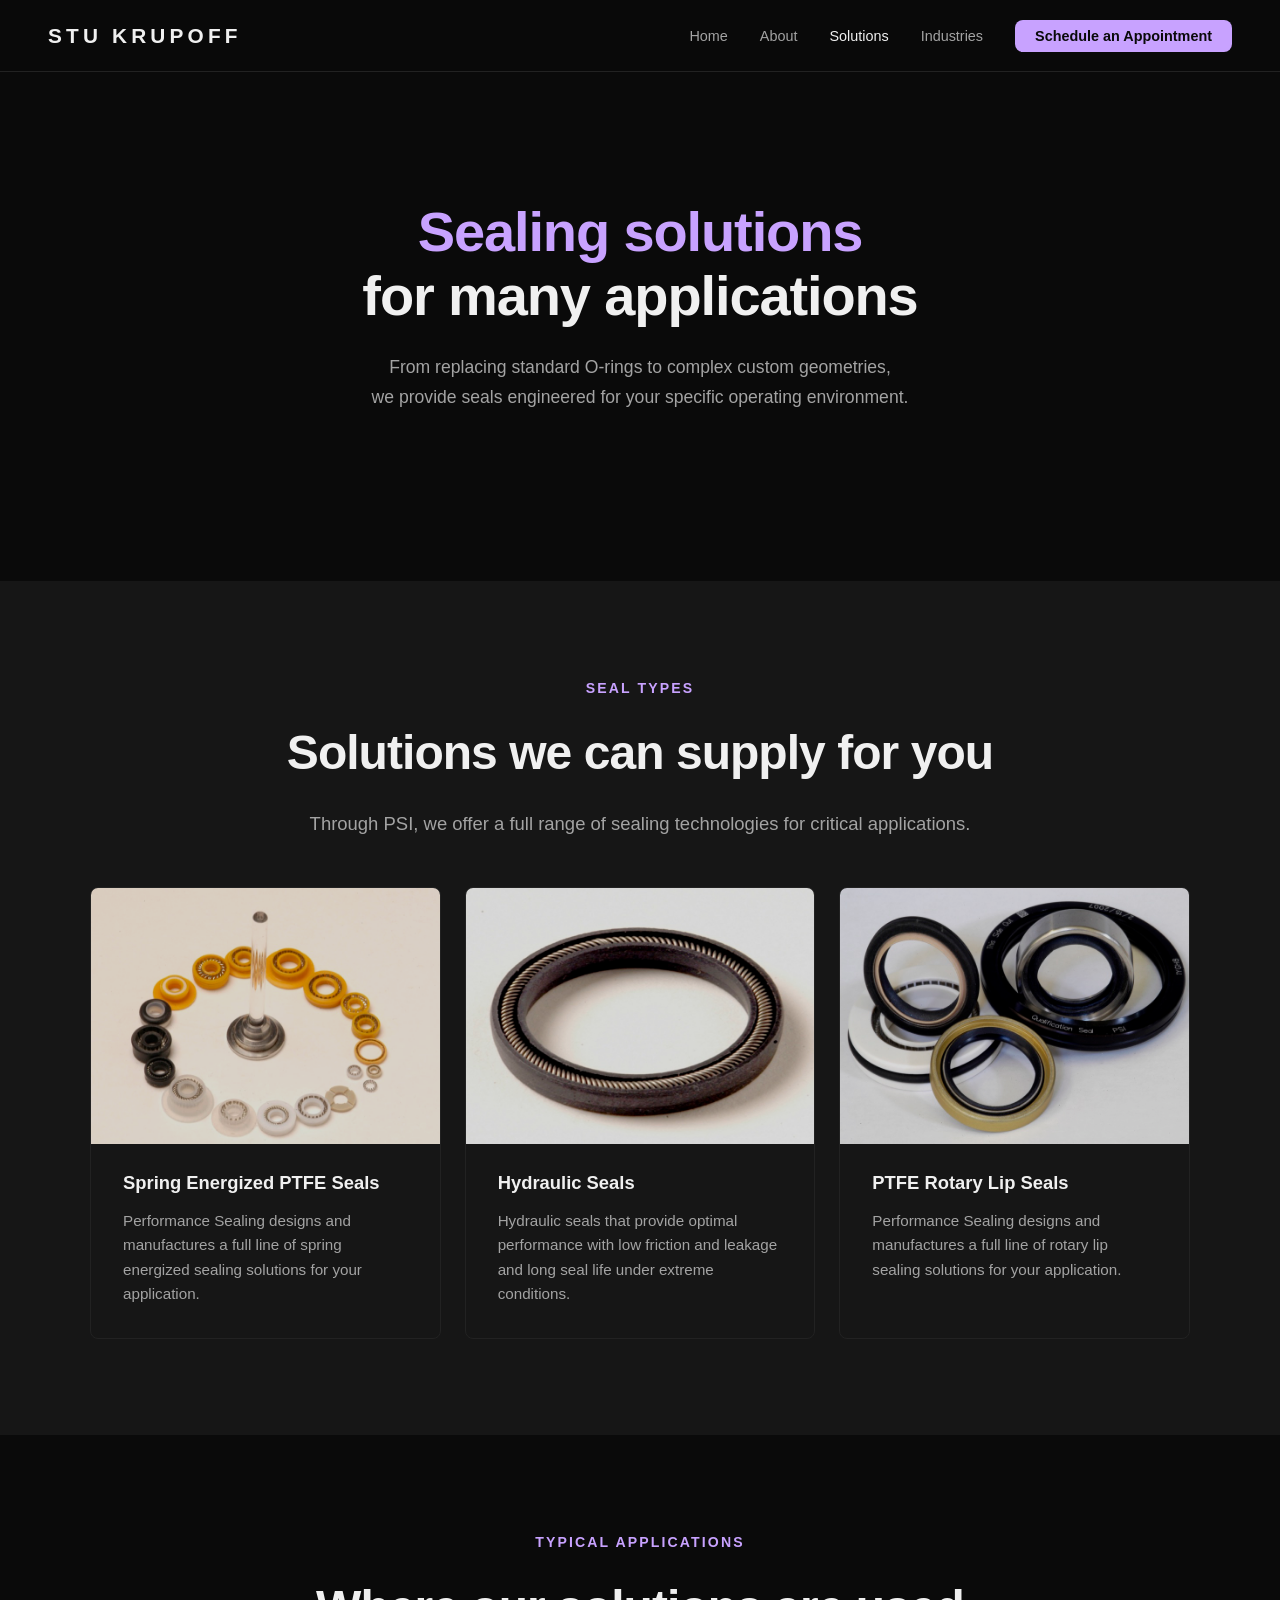
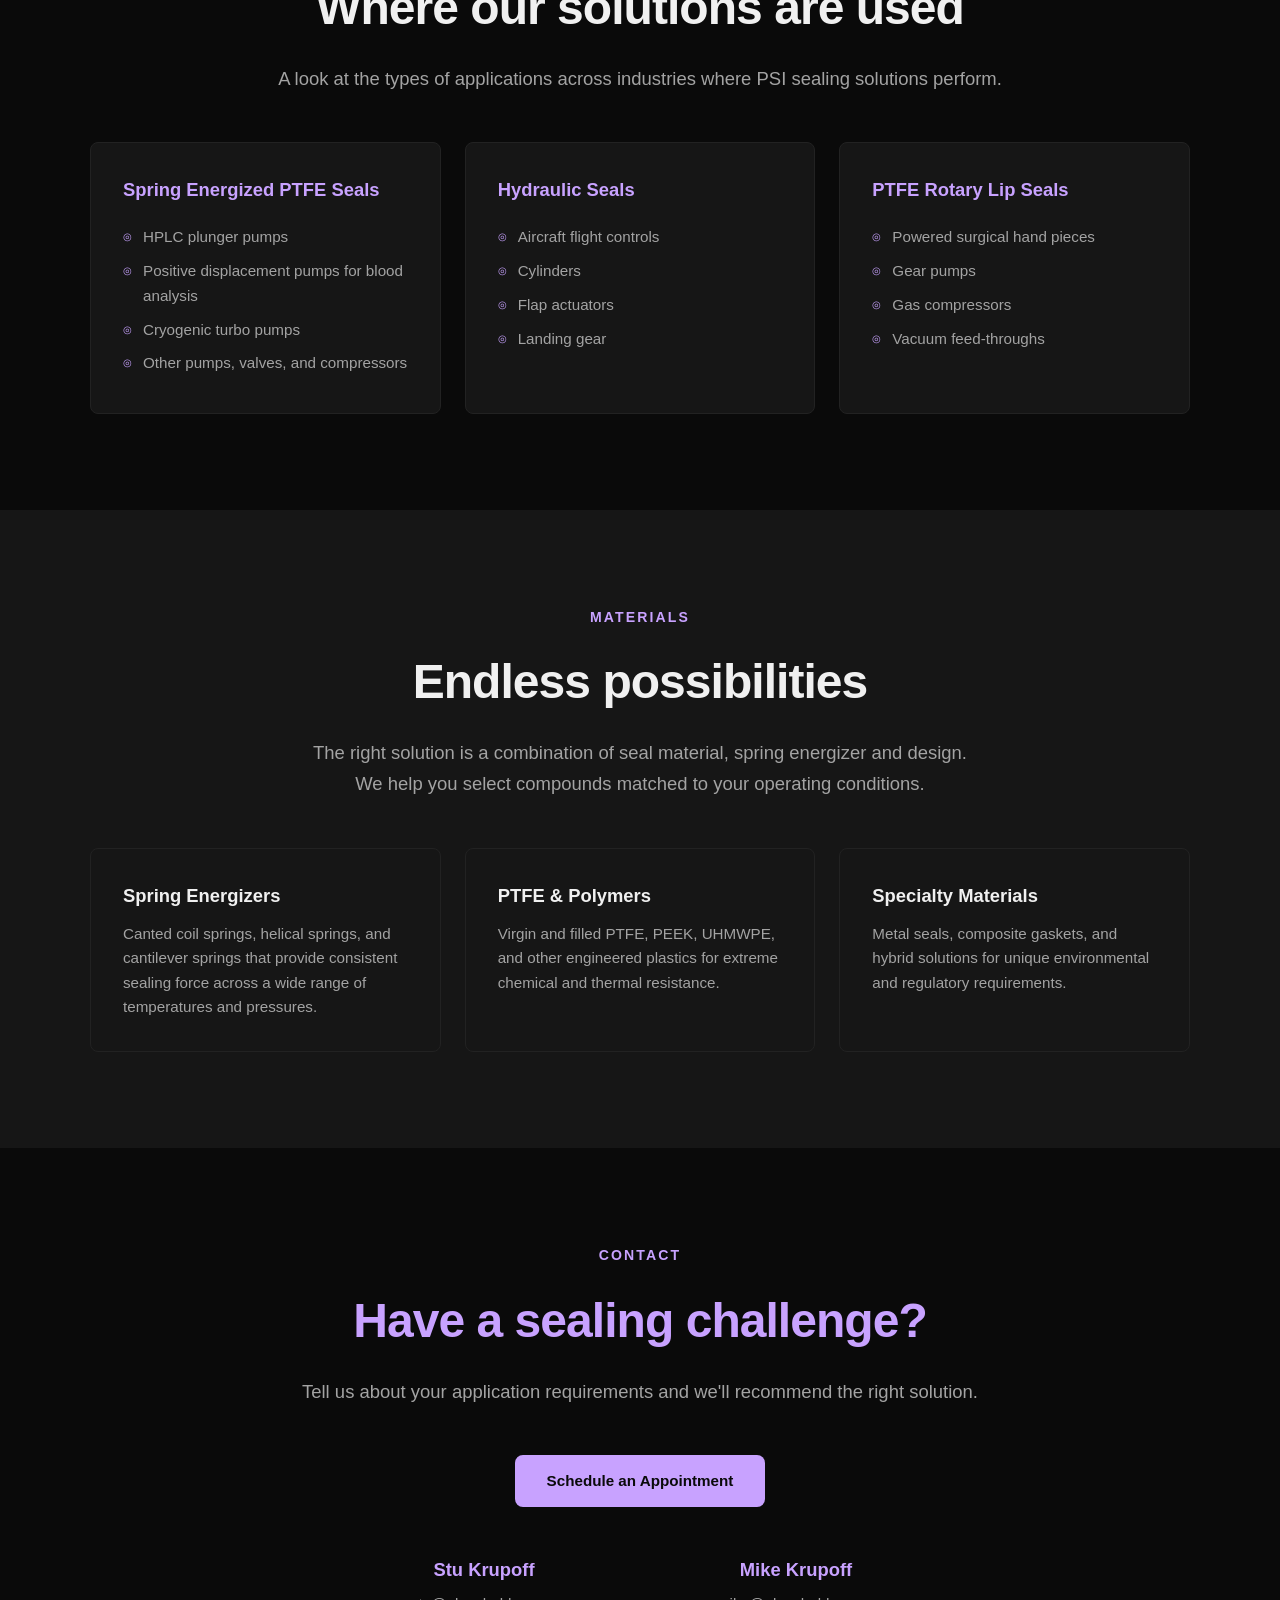
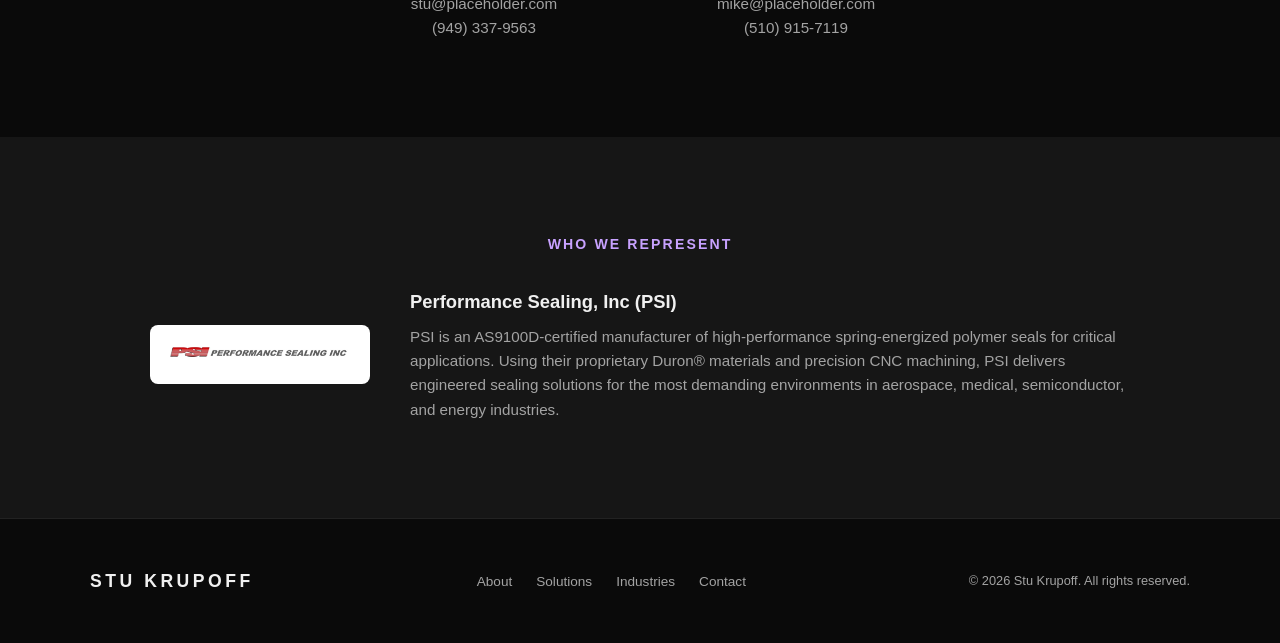
<file: products.html>
<!DOCTYPE html>
<html lang="en">
<head>
  <meta charset="UTF-8">
  <meta name="viewport" content="width=device-width, initial-scale=1.0">
  <title>Stu Krupoff - Solutions &amp; Gallery</title>
  <meta name="description" content="Sealing solutions across applications. O-rings, custom molded seals, spring-energized seals, bonded seals, gaskets, and diaphragms from PSI.">
  <link rel="icon" href="favicon.svg" type="image/svg+xml">
  <meta property="og:title" content="Stu Krupoff - Sealing Solutions Across Applications">
  <meta property="og:description" content="From replacing standard O-rings to complex custom geometries, we provide seals engineered for your specific operating environment.">
  <meta property="og:type" content="website">
  <meta http-equiv="Content-Security-Policy" content="default-src 'self'; style-src 'self' https://fonts.googleapis.com 'unsafe-inline'; font-src https://fonts.gstatic.com; img-src 'self' data:; form-action https://formspree.io; frame-ancestors 'none'; script-src 'self'">
  <link rel="preconnect" href="https://fonts.googleapis.com">
  <link rel="preconnect" href="https://fonts.gstatic.com" crossorigin>
  <link rel="stylesheet" href="https://fonts.googleapis.com/css2?family=Inter:wght@400;500;600;700;800&display=swap">
  <link rel="stylesheet" href="styles.css">
</head>
<body>
  <a href="#main" class="skip-link">Skip to main content</a>
  <nav role="navigation" aria-label="Main navigation">
    <a href="index.html" class="logo">STU KRUPOFF</a>
    <button class="nav__toggle" aria-label="Toggle menu" aria-expanded="false">
      <span class="nav__toggle-bar"></span>
      <span class="nav__toggle-bar"></span>
      <span class="nav__toggle-bar"></span>
    </button>
    <ul class="nav__menu">
      <li><a href="index.html">Home</a></li>
      <li><a href="about.html">About</a></li>
      <li><a href="products.html" class="active" aria-current="page">Solutions</a></li>
      <li><a href="industries.html">Industries</a></li>
      <li><a href="contact.html">Schedule an Appointment</a></li>
    </ul>
  </nav>

  <main id="main">
    <!-- Hero -->
    <section class="hero">
      <div class="hero__inner">
        <h1><span class="accent">Sealing solutions</span><br>for many applications</h1>
        <p>From replacing standard O-rings to complex custom geometries,<br>we provide seals engineered for your specific operating environment.</p>
      </div>
    </section>

    <!-- Seal Types -->
    <section class="section section--alt">
      <div class="section__inner">
        <span class="section__label">Seal Types</span>
        <h2 class="section__title">Solutions we can supply for you</h2>
        <p class="section__subtitle">Through PSI, we offer a full range of sealing technologies for critical applications.</p>
        <div class="card-grid">
          <div class="card card--product">
            <img src="images/seal-collection.png" alt="Spring-energized polymer seals in various sizes and materials" class="card__img">
            <div class="card__body">
              <h3>Spring Energized PTFE Seals</h3>
              <p>Performance Sealing designs and manufactures a full line of spring energized sealing solutions for your application.</p>
            </div>
          </div>
          <div class="card card--product">
            <img src="images/spring-seal.png" alt="Close-up of a spring-energized hydraulic seal" class="card__img">
            <div class="card__body">
              <h3>Hydraulic Seals</h3>
              <p>Hydraulic seals that provide optimal performance with low friction and leakage and long seal life under extreme conditions.</p>
            </div>
          </div>
          <div class="card card--product">
            <img src="images/rotary-seals.png" alt="PSI rotary lip seals and qualification seals" class="card__img">
            <div class="card__body">
              <h3>PTFE Rotary Lip Seals</h3>
              <p>Performance Sealing designs and manufactures a full line of rotary lip sealing solutions for your application.</p>
            </div>
          </div>
        </div>
      </div>
    </section>

    <!-- Typical Applications -->
    <section class="section">
      <div class="section__inner">
        <span class="section__label">Typical Applications</span>
        <h2 class="section__title">Where our solutions are used</h2>
        <p class="section__subtitle">A look at the types of applications across industries where PSI sealing solutions perform.</p>
        <div class="card-grid">
          <div class="card card--apps">
            <h3>Spring Energized PTFE Seals</h3>
            <ul>
              <li>HPLC plunger pumps</li>
              <li>Positive displacement pumps for blood analysis</li>
              <li>Cryogenic turbo pumps</li>
              <li>Other pumps, valves, and compressors</li>
            </ul>
          </div>
          <div class="card card--apps">
            <h3>Hydraulic Seals</h3>
            <ul>
              <li>Aircraft flight controls</li>
              <li>Cylinders</li>
              <li>Flap actuators</li>
              <li>Landing gear</li>
            </ul>
          </div>
          <div class="card card--apps">
            <h3>PTFE Rotary Lip Seals</h3>
            <ul>
              <li>Powered surgical hand pieces</li>
              <li>Gear pumps</li>
              <li>Gas compressors</li>
              <li>Vacuum feed-throughs</li>
            </ul>
          </div>
        </div>
      </div>
    </section>

    <!-- Materials -->
    <section class="section section--alt">
      <div class="section__inner">
        <span class="section__label">Materials</span>
        <h2 class="section__title">Endless possibilities</h2>
        <p class="section__subtitle">The right solution is a combination of seal material, spring energizer and design.<br>We help you select compounds matched to your operating conditions.</p>
        <div class="card-grid">
          <div class="card">
            <h3>Spring Energizers</h3>
            <p>Canted coil springs, helical springs, and cantilever springs that provide consistent sealing force across a wide range of temperatures and pressures.</p>
          </div>
          <div class="card">
            <h3>PTFE &amp; Polymers</h3>
            <p>Virgin and filled PTFE, PEEK, UHMWPE, and other engineered plastics for extreme chemical and thermal resistance.</p>
          </div>
          <div class="card">
            <h3>Specialty Materials</h3>
            <p>Metal seals, composite gaskets, and hybrid solutions for unique environmental and regulatory requirements.</p>
          </div>
        </div>
      </div>
    </section>

    <!-- Contact -->
    <section class="section contact-section">
      <div class="section__inner">
        <span class="section__label">Contact</span>
        <h2 class="section__title">Have a sealing challenge?</h2>
        <p class="section__subtitle">Tell us about your application requirements and we'll recommend the right solution.</p>
        <a href="contact.html" class="btn btn--primary">Schedule an Appointment</a>
        <div class="contact-info">
          <div class="contact-info__item">
            <h3>Stu Krupoff</h3>
            <p><a href="mailto:stu@placeholder.com" class="email-link"><span class="email" aria-label="stu at placeholder dot com">moc.redlohecalp@uts</span></a></p>
            <p>(949) 337-9563</p>
          </div>
          <div class="contact-info__item">
            <h3>Mike Krupoff</h3>
            <p><a href="mailto:mike@placeholder.com" class="email-link"><span class="email" aria-label="mike at placeholder dot com">moc.redlohecalp@ekim</span></a></p>
            <p>(510) 915-7119</p>
          </div>
        </div>
      </div>
    </section>

    <!-- Who We Represent -->
    <section class="section section--alt">
      <div class="section__inner">
        <span class="section__label">Who We Represent</span>
        <div class="partner">
          <div class="partner__logo"><img src="images/psi-logo.png" alt="PSI Performance Sealing Inc"></div>
          <div class="partner__info">
            <h3>Performance Sealing, Inc (PSI)</h3>
            <p>PSI is an AS9100D-certified manufacturer of high-performance spring-energized polymer seals for critical applications. Using their proprietary Duron® materials and precision CNC machining, PSI delivers engineered sealing solutions for the most demanding environments in aerospace, medical, semiconductor, and energy industries.</p>
          </div>
        </div>
      </div>
    </section>
  </main>

  <footer role="contentinfo">
    <div class="footer__inner">
      <span class="footer__logo">STU KRUPOFF</span>
      <ul class="footer__links">
        <li><a href="about.html">About</a></li>
        <li><a href="products.html">Solutions</a></li>
        <li><a href="industries.html">Industries</a></li>
        <li><a href="contact.html">Contact</a></li>
      </ul>
      <span class="footer__copy">&copy; 2026 Stu Krupoff. All rights reserved.</span>
    </div>
  </footer>
  <script src="menu.js"></script>
</body>
</html>
</file>
<file: styles.css>
/* Google Fonts loaded via <link> tags in HTML <head> for better performance */

/* ── Reset ─────────────────────────────────────────── */
*, *::before, *::after {
  margin: 0;
  padding: 0;
  box-sizing: border-box;
}

/* ── Tokens ────────────────────────────────────────── */
:root {
  --bg:          #0a0a0a;
  --surface:     #161616;
  --border:      #222;
  --text:        #f0f0f0;
  --text-muted:  #a3a3a3;
  --accent:      #c8a2ff;
  --accent-hover:#dbbfff;
  --radius:      8px;
  --max-w:       1100px;
  --nav-h:       72px;
}

/* ── Base ──────────────────────────────────────────── */
html { scroll-behavior: smooth; }

body {
  font-family: 'Inter', -apple-system, BlinkMacSystemFont, sans-serif;
  background: var(--bg);
  color: var(--text);
  line-height: 1.6;
  min-height: 100vh;
  display: flex;
  flex-direction: column;
  -webkit-font-smoothing: antialiased;
}

a { color: inherit; text-decoration: none; }

/* ── Focus States (a11y) ──────────────────────────── */
a:focus-visible,
.btn:focus-visible,
.nav__toggle:focus-visible {
  outline: 2px solid var(--accent);
  outline-offset: 3px;
  border-radius: 2px;
}

.form__input:focus-visible,
.form__select:focus-visible,
.form__textarea:focus-visible {
  outline: none;
  border-color: var(--accent);
  box-shadow: 0 0 0 2px rgba(200, 162, 255, 0.25);
}

/* ── Skip Link (a11y) ─────────────────────────────── */
.skip-link {
  position: absolute;
  top: -100%;
  left: 1rem;
  background: var(--accent);
  color: var(--bg);
  padding: 0.75rem 1.5rem;
  border-radius: var(--radius);
  font-weight: 600;
  z-index: 200;
  transition: top 0.2s;
}

.skip-link:focus {
  top: 1rem;
}

/* ── Email Obfuscation ────────────────────────────── */
.email {
  unicode-bidi: bidi-override;
  direction: rtl;
  white-space: nowrap;
}

.email-link {
  color: var(--text-muted);
  transition: color 0.2s;
}

.email-link:hover {
  color: var(--accent);
}

/* ── Nav ───────────────────────────────────────────── */
nav {
  position: sticky;
  top: 0;
  z-index: 100;
  background: rgba(10, 10, 10, 0.85);
  backdrop-filter: blur(12px);
  -webkit-backdrop-filter: blur(12px);
  border-bottom: 1px solid var(--border);
  height: var(--nav-h);
  display: flex;
  align-items: center;
  padding: 0 3rem;
}

nav .logo {
  font-size: 1.3rem;
  font-weight: 800;
  letter-spacing: 0.2em;
  color: var(--text);
}

nav ul {
  list-style: none;
  display: flex;
  gap: 2rem;
  margin-left: auto;
  align-items: center;
}

nav ul a {
  font-size: 0.9rem;
  font-weight: 500;
  color: var(--text-muted);
  transition: color 0.25s;
}

nav ul a:hover,
nav ul a.active {
  color: var(--text);
}

nav ul li:last-child a {
  color: var(--bg);
  background: var(--accent);
  padding: 0.5rem 1.25rem;
  border-radius: var(--radius);
  font-weight: 600;
  transition: background 0.25s;
}

nav ul li:last-child a:hover {
  background: var(--accent-hover);
}

/* ── Hamburger Toggle ─────────────────────────────── */
.nav__toggle {
  display: none;
  background: none;
  border: none;
  cursor: pointer;
  padding: 0.5rem;
  margin-left: auto;
  z-index: 101;
  flex-direction: column;
  gap: 5px;
}

.nav__toggle-bar {
  display: block;
  width: 24px;
  height: 2px;
  background: var(--text);
  border-radius: 2px;
  transition: transform 0.3s, opacity 0.3s;
}

.nav__toggle[aria-expanded="true"] .nav__toggle-bar:nth-child(1) {
  transform: translateY(7px) rotate(45deg);
}

.nav__toggle[aria-expanded="true"] .nav__toggle-bar:nth-child(2) {
  opacity: 0;
}

.nav__toggle[aria-expanded="true"] .nav__toggle-bar:nth-child(3) {
  transform: translateY(-7px) rotate(-45deg);
}

/* ── Main ──────────────────────────────────────────── */
main { flex: 1; }

/* ── Section ───────────────────────────────────────── */
.section {
  padding: 6rem 3rem;
}

.section--alt {
  background: var(--surface);
}

.section__inner {
  max-width: var(--max-w);
  margin: 0 auto;
  text-align: center;
}

/* ── Hero ──────────────────────────────────────────── */
.hero {
  padding: 8rem 3rem;
  text-align: center;
}

.hero__inner {
  max-width: 900px;
  margin: 0 auto;
}

.hero h1 {
  font-size: 3.5rem;
  font-weight: 800;
  line-height: 1.15;
  letter-spacing: -0.02em;
  margin-bottom: 1.5rem;
}

.hero h1 .accent {
  color: var(--accent);
}

.hero p {
  font-size: 1.1rem;
  color: var(--text-muted);
  max-width: 820px;
  margin: 0 auto 2.5rem;
  line-height: 1.7;
}

/* ── Buttons ───────────────────────────────────────── */
.btn {
  display: inline-block;
  padding: 0.85rem 2rem;
  border-radius: var(--radius);
  font-size: 0.95rem;
  font-weight: 600;
  cursor: pointer;
  border: none;
  transition: background 0.25s, transform 0.15s;
}

.btn:hover {
  transform: translateY(-1px);
}

.btn--primary {
  background: var(--accent);
  color: var(--bg);
}

.btn--primary:hover {
  background: var(--accent-hover);
}

.btn--outline {
  background: transparent;
  color: var(--accent);
  border: 1px solid var(--accent);
}

.btn--outline:hover {
  background: rgba(200, 162, 255, 0.1);
}

.section__cta {
  margin-top: 2.5rem;
}

/* ── Section Headings ──────────────────────────────── */
.section__label {
  display: block;
  font-size: 0.88rem;
  font-weight: 600;
  text-transform: uppercase;
  letter-spacing: 0.15em;
  color: var(--accent);
  margin-bottom: 1rem;
}

.section__title {
  font-size: 3rem;
  font-weight: 700;
  letter-spacing: -0.02em;
  margin-bottom: 1rem;
}

.section__subtitle {
  font-size: 1.155rem;
  color: var(--text-muted);
  max-width: none;
  line-height: 1.7;
  margin-bottom: 3rem;
  margin-left: auto;
  margin-right: auto;
}

/* ── Card Grid ─────────────────────────────────────── */
.card-grid {
  display: grid;
  grid-template-columns: repeat(3, 1fr);
  gap: 1.5rem;
}

.card {
  background: var(--surface);
  border: 1px solid var(--border);
  border-radius: var(--radius);
  padding: 2rem;
  text-align: left;
  transition: border-color 0.25s, transform 0.2s;
}

.card:hover {
  border-color: #333;
  transform: translateY(-2px);
}

.card__icon {
  font-size: 1.75rem;
  margin-bottom: 1rem;
  color: var(--accent);
}

.card h3 {
  font-size: 1.15rem;
  font-weight: 600;
  margin-bottom: 0.75rem;
}

.card p {
  font-size: 0.95rem;
  color: var(--text-muted);
  line-height: 1.6;
}

/* ── Product Cards (with images) ──────────────────── */
.card-grid--products {
  grid-template-columns: repeat(2, 1fr);
}

.card--product {
  padding: 0;
  overflow: hidden;
}

.card--product .card__body {
  padding: 1.5rem 2rem 2rem;
}

.card__img {
  width: 100%;
  display: block;
  filter: brightness(0.85);
  transition: filter 0.3s;
}

.card--product:hover .card__img {
  filter: brightness(0.95);
}

/* ── Application List Cards ──────────────────────── */
.card--apps {
  padding: 2rem;
}

.card--apps h3 {
  color: var(--accent);
  margin-bottom: 1rem;
}

.card--apps ul {
  list-style: none;
  text-align: left;
}

.card--apps ul li {
  font-size: 0.95rem;
  color: var(--text-muted);
  line-height: 1.6;
  padding: 0.3rem 0;
  padding-left: 1.25rem;
  position: relative;
}

.card--apps ul li::before {
  content: "◎";
  position: absolute;
  left: 0;
  color: var(--accent);
  font-size: 0.6rem;
  top: 0.55rem;
}

.card .link {
  display: inline-block;
  margin-top: 1.25rem;
  font-size: 0.9rem;
  font-weight: 500;
  color: var(--accent);
  transition: color 0.2s;
}

.card .link:hover {
  color: var(--accent-hover);
}

/* ── CTA Banner ────────────────────────────────────── */
.cta-banner {
  text-align: center;
}

.cta-banner .section__title {
  margin-bottom: 1.5rem;
}

/* ── Contact Section (combined CTA + Direct) ─────── */
.contact-section .section__title {
  color: var(--accent);
}

.contact-section .contact-info {
  margin-top: 3rem;
  text-align: center;
  grid-template-columns: repeat(2, 1fr);
  max-width: 600px;
  margin-left: auto;
  margin-right: auto;
}

.contact-section .contact-info__item h3 {
  color: var(--accent);
}

/* ── Contact Info ──────────────────────────────────── */
.contact-info {
  display: grid;
  grid-template-columns: repeat(3, 1fr);
  gap: 1.5rem;
}

.contact-info__item h3 {
  font-size: 1.15rem;
  font-weight: 600;
  margin-bottom: 0.5rem;
}

.contact-info__item p {
  color: var(--text-muted);
  font-size: 0.95rem;
}

/* ── Values / Features List ────────────────────────── */
.values-grid {
  display: grid;
  grid-template-columns: repeat(2, 1fr);
  gap: 1.5rem;
}

.values-grid .card {
  display: flex;
  gap: 1.25rem;
  align-items: flex-start;
}

.values-grid .card__icon {
  flex-shrink: 0;
  margin-bottom: 0;
}

/* ── Auto-fill Card Grid (for 7 industries etc.) ──── */
.card-grid--auto {
  grid-template-columns: repeat(3, 1fr);
  gap: 1rem;
}

.card-grid--auto .card {
  padding: 1rem 1.25rem;
  text-align: center;
}

.card-grid--auto .card h3 {
  margin-bottom: 0;
  white-space: nowrap;
  font-size: 0.95rem;
}

/* ── Partner Spotlight ─────────────────────────────── */
.partner {
  display: flex;
  align-items: center;
  justify-content: center;
  gap: 2.5rem;
  text-align: left;
  margin-top: 2rem;
}

.partner__logo {
  flex-shrink: 0;
  width: 220px;
  background: #fff;
  border-radius: var(--radius);
  padding: 1rem 1.25rem;
  display: flex;
  align-items: center;
  justify-content: center;
}

.partner__logo img {
  max-width: 100%;
  height: auto;
}

.partner__info h3 {
  font-size: 1.15rem;
  font-weight: 600;
  margin-bottom: 0.5rem;
}

.partner__info p {
  color: var(--text-muted);
  font-size: 0.95rem;
  line-height: 1.6;
  max-width: 720px;
}

/* ── Photo Gallery ─────────────────────────────────── */
.gallery {
  display: grid;
  grid-template-columns: repeat(3, 1fr);
  gap: 1.5rem;
}

.gallery__item {
  background: var(--surface);
  border-radius: var(--radius);
  display: flex;
  flex-direction: column;
  transition: box-shadow 0.25s;
  overflow: hidden;
  box-shadow: 0 0 0 1px var(--border);
}

.gallery__item:hover {
  box-shadow: 0 0 0 1px #333;
}

.gallery__img {
  width: 100%;
  display: block;
  object-fit: cover;
  filter: brightness(0.85);
  transition: filter 0.3s;
}

.gallery__item:hover .gallery__img {
  filter: brightness(0.95);
}

.gallery__label {
  font-size: 0.85rem;
  font-weight: 500;
  color: var(--text-muted);
  text-align: center;
  padding: 0.75rem 1rem;
}

/* ── Form ──────────────────────────────────────────── */
.form {
  max-width: 640px;
  margin: 0 auto;
  text-align: left;
}

.form__group {
  margin-bottom: 1.5rem;
}

.form__label {
  display: block;
  font-size: 0.85rem;
  font-weight: 600;
  margin-bottom: 0.5rem;
  color: var(--text);
}

.form__input,
.form__select,
.form__textarea {
  width: 100%;
  padding: 0.75rem 1rem;
  background: var(--surface);
  border: 1px solid var(--border);
  border-radius: var(--radius);
  color: var(--text);
  font-family: inherit;
  font-size: 0.95rem;
  transition: border-color 0.2s;
}

.form__input:focus,
.form__select:focus,
.form__textarea:focus {
  outline: none;
  border-color: var(--accent);
}

.form__select {
  appearance: none;
  background-image: url("data:image/svg+xml,%3Csvg xmlns='http://www.w3.org/2000/svg' width='12' height='8'%3E%3Cpath d='M1 1l5 5 5-5' stroke='%23999' stroke-width='1.5' fill='none'/%3E%3C/svg%3E");
  background-repeat: no-repeat;
  background-position: right 1rem center;
  padding-right: 2.5rem;
}

.form__textarea {
  min-height: 120px;
  resize: vertical;
}

.form__row {
  display: grid;
  grid-template-columns: 1fr 1fr;
  gap: 1.5rem;
}

.form__file {
  padding: 0.6rem 1rem;
  cursor: pointer;
}

.form__file::file-selector-button {
  background: var(--accent);
  color: var(--bg);
  border: none;
  padding: 0.5rem 1rem;
  border-radius: var(--radius);
  font-family: inherit;
  font-size: 0.85rem;
  font-weight: 600;
  cursor: pointer;
  margin-right: 1rem;
  transition: background 0.25s;
}

.form__file::file-selector-button:hover {
  background: var(--accent-hover);
}

.form__privacy-note {
  font-size: 0.8rem;
  color: var(--text-muted);
  margin-top: 1rem;
}

/* ── Scheduler Callout ────────────────────────────── */
.scheduler-callout {
  display: flex;
  align-items: center;
  gap: 1.25rem;
  margin-top: 3rem;
  padding: 1.5rem 2rem;
  border: 1px solid var(--border);
  border-radius: var(--radius);
  background: var(--bg);
}

.scheduler-callout__icon {
  font-size: 1.75rem;
  flex-shrink: 0;
}

.scheduler-callout__text {
  flex: 1;
}

.scheduler-callout__heading {
  font-weight: 600;
  font-size: 1rem;
  color: var(--text);
  margin-bottom: 0.2rem;
}

.scheduler-callout__sub {
  font-size: 0.875rem;
  color: var(--text-muted);
}

.scheduler-callout .btn {
  flex-shrink: 0;
  white-space: nowrap;
}

/* ── Footer ────────────────────────────────────────── */
footer {
  border-top: 1px solid var(--border);
  padding: 3rem;
}

.footer__inner {
  max-width: var(--max-w);
  margin: 0 auto;
  display: flex;
  align-items: center;
  justify-content: space-between;
}

.footer__logo {
  font-size: 1.1rem;
  font-weight: 800;
  letter-spacing: 0.2em;
}

.footer__links {
  display: flex;
  gap: 1.5rem;
  list-style: none;
}

.footer__links a {
  font-size: 0.85rem;
  color: var(--text-muted);
  transition: color 0.2s;
}

.footer__links a:hover {
  color: var(--text);
}

.footer__copy {
  font-size: 0.8rem;
  color: var(--text-muted);
}

/* ── Responsive ────────────────────────────────────── */
@media (max-width: 768px) {
  nav {
    padding: 0 1.5rem;
  }

  .nav__toggle {
    display: flex;
  }

  .nav__menu {
    display: none;
    position: fixed;
    top: var(--nav-h);
    left: 0;
    width: 100%;
    height: calc(100vh - var(--nav-h));
    background: var(--bg);
    flex-direction: column;
    align-items: center;
    justify-content: center;
    gap: 2rem;
    z-index: 99;
    overflow-y: auto;
  }

  .nav__menu.is-open {
    display: flex;
  }

  .nav__menu a {
    font-size: 1.25rem;
    color: var(--text);
  }

  nav ul li:last-child a {
    display: block;
    text-align: center;
  }

  .hero {
    padding: 5rem 1.5rem;
  }

  .hero h1 {
    font-size: 2.25rem;
  }

  .hero p {
    font-size: 1rem;
  }

  .section {
    padding: 4rem 1.5rem;
  }

  .section__title {
    font-size: 2.5rem;
  }

  .card-grid,
  .card-grid--products,
  .contact-info,
  .contact-section .contact-info,
  .gallery {
    grid-template-columns: 1fr;
  }

  .card-grid--auto {
    grid-template-columns: 1fr 1fr;
  }

  .values-grid {
    grid-template-columns: 1fr;
  }

  .partner {
    flex-direction: column;
    gap: 1.5rem;
    text-align: center;
  }

  .form__row {
    grid-template-columns: 1fr;
  }

  .scheduler-callout {
    flex-direction: column;
    text-align: center;
    padding: 1.25rem;
    gap: 1rem;
  }

  /* Touch targets */
  .card .link,
  .footer__links a,
  nav ul a {
    min-height: 44px;
    display: inline-flex;
    align-items: center;
  }

  footer {
    padding: 2rem 1.5rem;
  }

  .footer__inner {
    flex-direction: column;
    gap: 1rem;
    text-align: center;
  }
}

@media (max-width: 480px) {
  .hero h1 {
    font-size: 1.85rem;
  }

  .section__title {
    font-size: 1.75rem;
  }

  .section__subtitle {
    font-size: 1.045rem;
  }

  .section__label {
    font-size: 0.825rem;
  }

  .section {
    padding: 3rem 1rem;
  }

  .hero {
    padding: 3.5rem 1rem;
  }

  footer {
    padding: 1.5rem 1rem;
  }

  .partner__logo {
    width: 180px;
  }

  .card-grid--auto {
    grid-template-columns: 1fr;
  }

  .card-grid--auto .card h3 {
    white-space: normal;
  }
}
</file>
